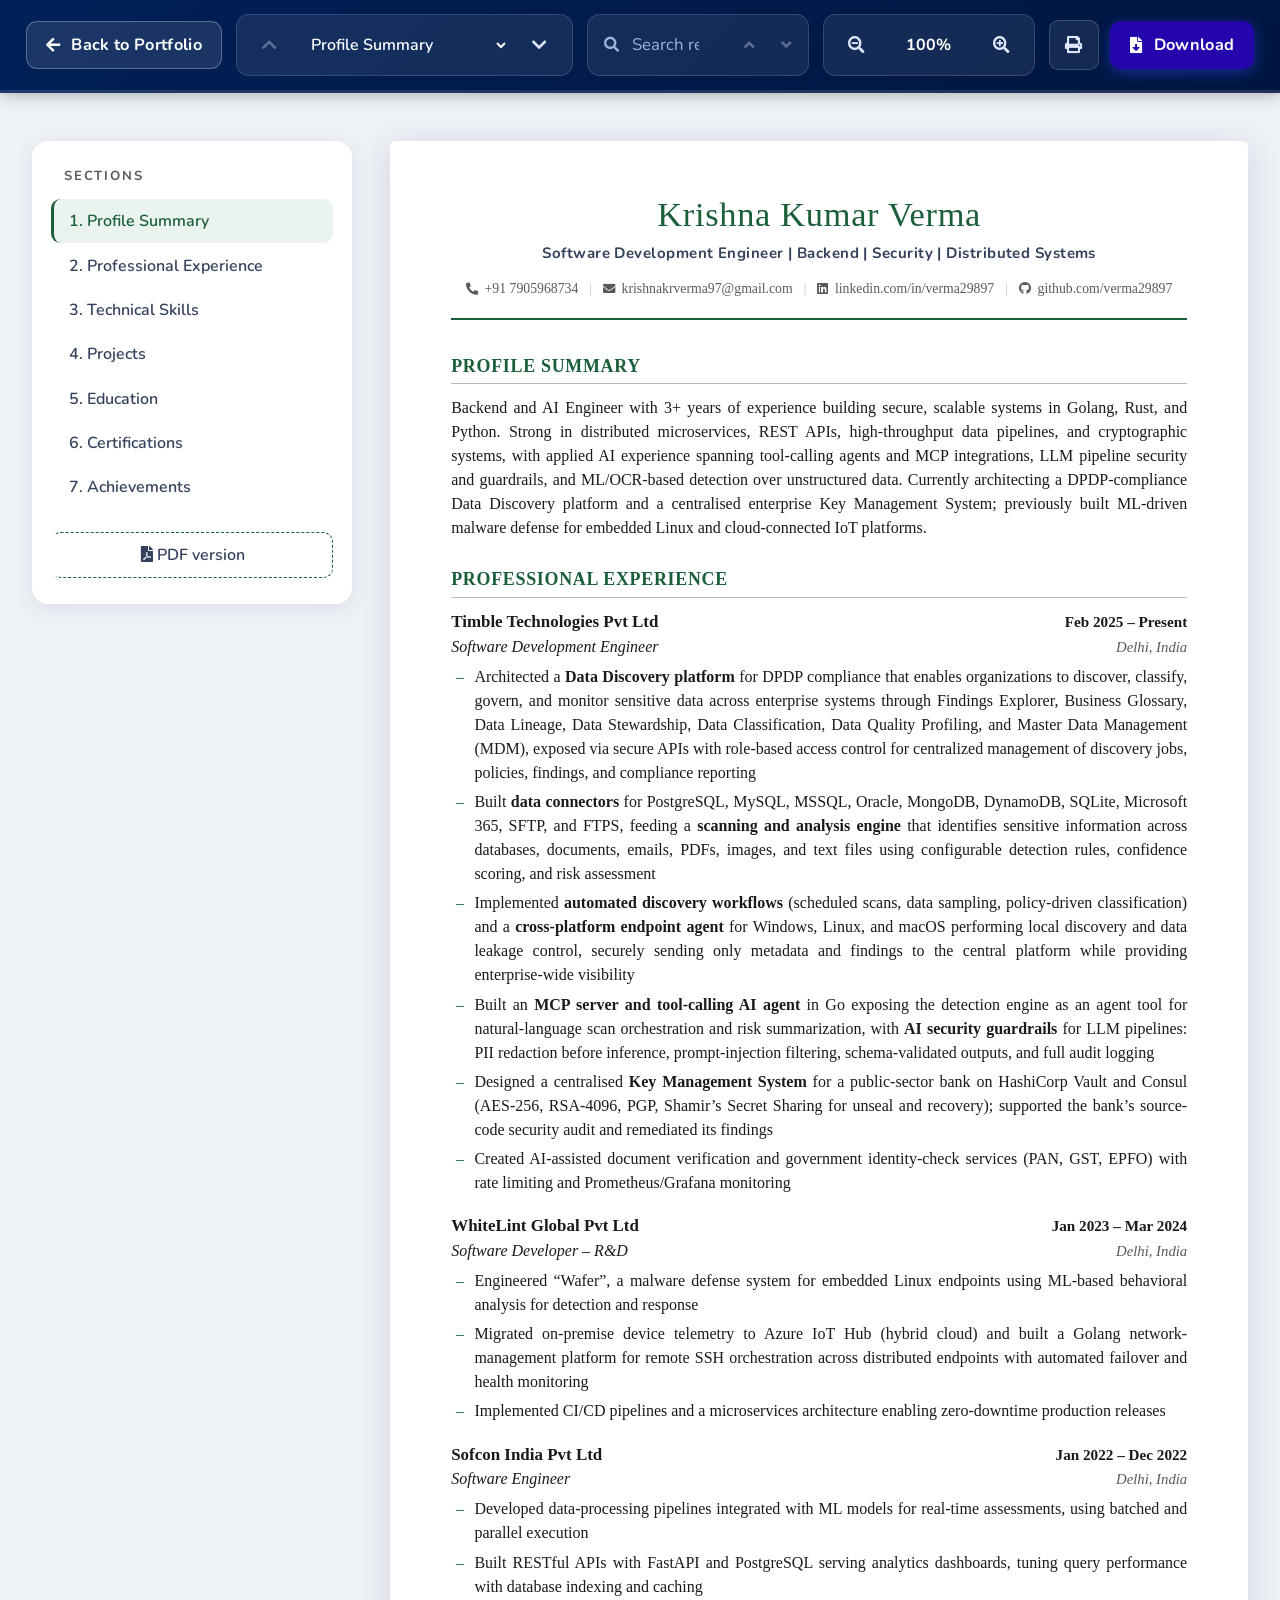
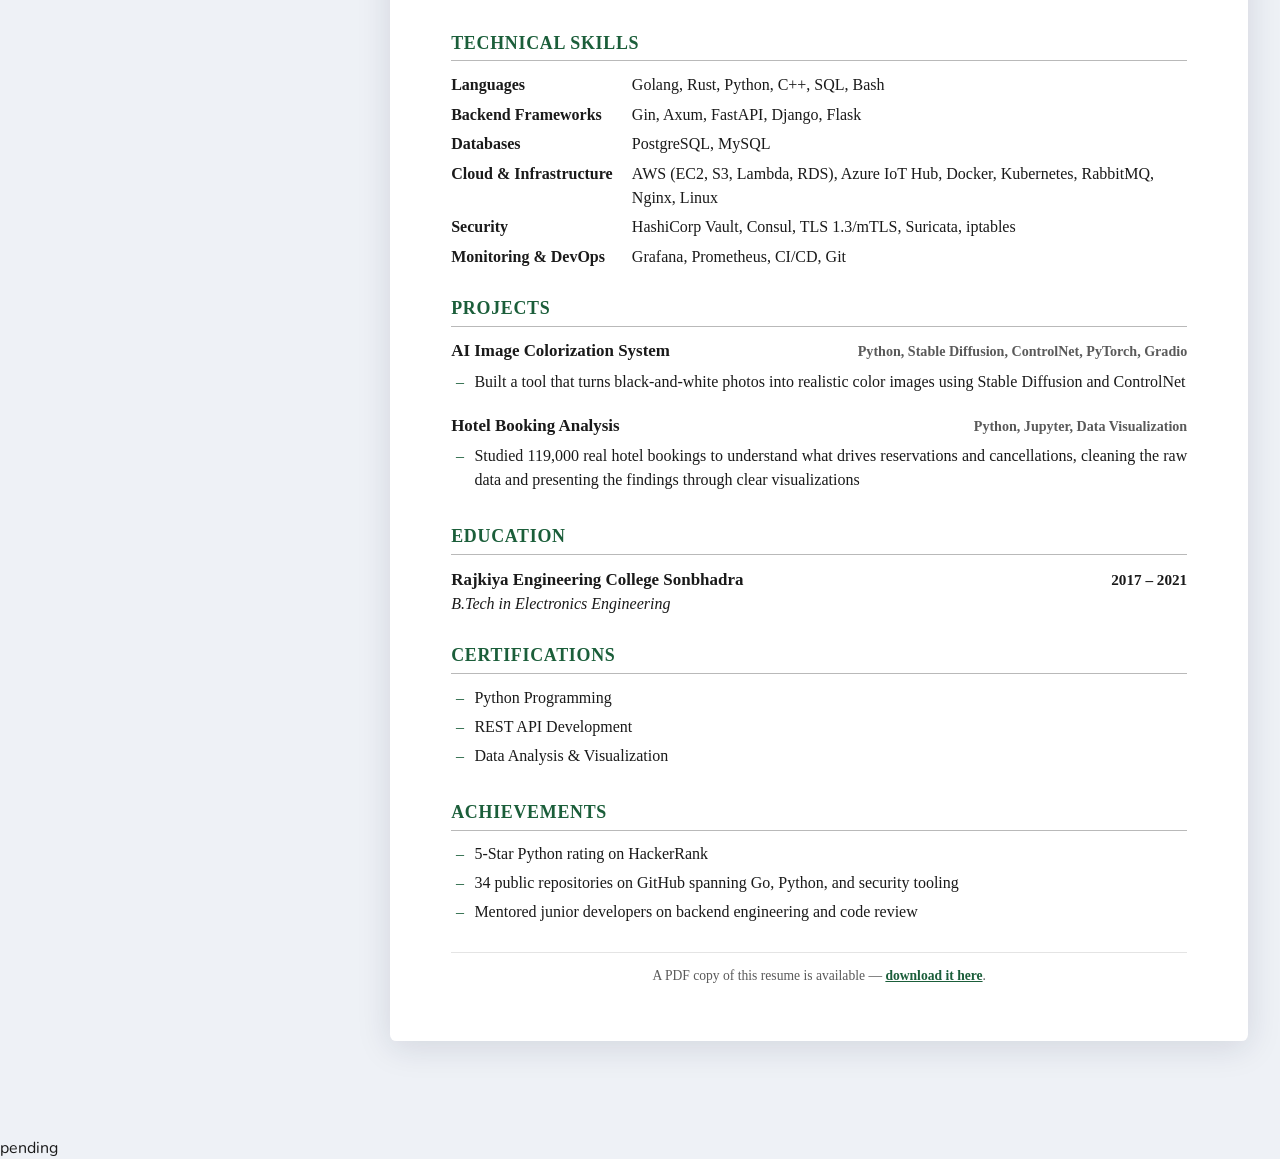
<file: static/_jstest.html>
<!DOCTYPE html>
<html lang="en">
<head>
    <meta charset="UTF-8">
    <meta name="viewport" content="width=device-width, initial-scale=1.0">
    <meta name="description" content="Resume of Krishna Kumar Verma — Software Development Engineer working across backend, security and distributed systems." />
    <meta name="robots" content="index, follow" />

    <link rel="stylesheet" href="/static/assets/css/resume.css">
    <link rel="stylesheet" href="https://cdnjs.cloudflare.com/ajax/libs/font-awesome/5.15.3/css/all.min.css" integrity="sha512-iBBXm8fW90+nuLcSKlbmrPcLa0OT92xO1BIsZ+ywDWZCvqsWgccV3gFoRBv0z+8dLJgyAHIhR35VZc2oM/gI1w==" crossorigin="anonymous" referrerpolicy="no-referrer" />
    <link id='favicon' rel="shortcut icon" href="/static/assets/images/favicon.png" type="image/x-png">

    <title>Resume | Krishna Kumar Verma</title>
</head>
<body>

<a class="skip-link" href="#resume-doc">Skip to resume</a>

<!-- sticky toolbar starts -->
<header class="rz-toolbar" id="toolbar">
    <div class="rz-toolbar-inner">

        <a href="/#home" class="rz-btn rz-btn-back" id="backBtn">
            <i class="fas fa-arrow-left"></i><span>Back to Portfolio</span>
        </a>

        <div class="rz-group rz-group-nav">
            <button type="button" class="rz-icon-btn" id="prevSection" title="Previous section (Alt + ↑)" aria-label="Previous section">
                <i class="fas fa-chevron-up"></i>
            </button>
            <label class="sr-only" for="sectionSelect">Jump to section</label>
            <select id="sectionSelect" class="rz-select" aria-label="Jump to section"></select>
            <button type="button" class="rz-icon-btn" id="nextSection" title="Next section (Alt + ↓)" aria-label="Next section">
                <i class="fas fa-chevron-down"></i>
            </button>
        </div>

        <div class="rz-group rz-group-search">
            <i class="fas fa-search rz-search-icon" aria-hidden="true"></i>
            <label class="sr-only" for="searchInput">Search the resume</label>
            <input type="search" id="searchInput" class="rz-search" placeholder="Search resume…" autocomplete="off" spellcheck="false">
            <span class="rz-search-count" id="searchCount" aria-live="polite"></span>
            <button type="button" class="rz-icon-btn rz-search-nav" id="searchPrev" title="Previous match (Shift + Enter)" aria-label="Previous match">
                <i class="fas fa-angle-up"></i>
            </button>
            <button type="button" class="rz-icon-btn rz-search-nav" id="searchNext" title="Next match (Enter)" aria-label="Next match">
                <i class="fas fa-angle-down"></i>
            </button>
        </div>

        <div class="rz-group rz-group-zoom">
            <button type="button" class="rz-icon-btn" id="zoomOut" title="Zoom out (Ctrl -)" aria-label="Zoom out">
                <i class="fas fa-search-minus"></i>
            </button>
            <button type="button" class="rz-zoom-level" id="zoomLevel" title="Reset zoom (Ctrl 0)" aria-label="Reset zoom to 100 percent">100%</button>
            <button type="button" class="rz-icon-btn" id="zoomIn" title="Zoom in (Ctrl +)" aria-label="Zoom in">
                <i class="fas fa-search-plus"></i>
            </button>
        </div>

        <div class="rz-group rz-group-actions">
            <button type="button" class="rz-icon-btn rz-print" id="printBtn" title="Print resume" aria-label="Print resume">
                <i class="fas fa-print"></i>
            </button>
            <a href="/static/assets/resume/Krishna_Kumar_Verma_Resume.pdf"
               download="Krishna_Kumar_Verma_Resume.pdf"
               class="rz-btn rz-btn-download">
                <i class="fas fa-file-download"></i><span>Download<span class="rz-wide"> Resume</span></span>
            </a>
        </div>

    </div>
    <div class="rz-progress"><span id="progressBar"></span></div>
</header>
<!-- sticky toolbar ends -->

<main class="rz-stage">

    <!-- section rail (desktop) starts -->
    <nav class="rz-rail" aria-label="Resume sections">
        <p class="rz-rail-title">Sections</p>
        <ul id="railList"></ul>
        <a class="rz-rail-download" href="/static/assets/resume/Krishna_Kumar_Verma_Resume.pdf" download="Krishna_Kumar_Verma_Resume.pdf">
            <i class="fas fa-file-pdf"></i> PDF version
        </a>
    </nav>
    <!-- section rail ends -->

    <!-- resume paper starts -->
    <article class="rz-paper" id="resume-doc">

        <div class="rz-head">
            <h1>Krishna Kumar Verma</h1>
            <p class="rz-title">Software Development Engineer | Backend | Security | Distributed Systems</p>
            <p class="rz-contact">
                <a href="tel:+917905968734"><i class="fas fa-phone-alt"></i> +91 7905968734</a>
                <span class="rz-sep">|</span>
                <a href="mailto:krishnakrverma97@gmail.com"><i class="fas fa-envelope"></i> krishnakrverma97@gmail.com</a>
                <span class="rz-sep">|</span>
                <a href="https://linkedin.com/in/verma29897" target="_blank" rel="noopener"><i class="fab fa-linkedin"></i> linkedin.com/in/verma29897</a>
                <span class="rz-sep">|</span>
                <a href="https://github.com/verma29897" target="_blank" rel="noopener"><i class="fab fa-github"></i> github.com/verma29897</a>
            </p>
        </div>

        <!-- 1. profile summary -->
        <section class="rz-section" id="sec-summary" data-label="Profile Summary">
            <h2>Profile Summary</h2>
            <p class="rz-para">Backend and AI Engineer with 3+ years of experience building secure, scalable systems in Golang, Rust, and Python. Strong in distributed microservices, REST APIs, high-throughput data pipelines, and cryptographic systems, with applied AI experience spanning tool-calling agents and MCP integrations, LLM pipeline security and guardrails, and ML/OCR-based detection over unstructured data. Currently architecting a DPDP-compliance Data Discovery platform and a centralised enterprise Key Management System; previously built ML-driven malware defense for embedded Linux and cloud-connected IoT platforms.</p>
        </section>

        <!-- 2. professional experience -->
        <section class="rz-section" id="sec-experience" data-label="Professional Experience">
            <h2>Professional Experience</h2>

            <div class="rz-entry">
                <div class="rz-entry-row">
                    <span class="rz-org">Timble Technologies Pvt Ltd</span>
                    <span class="rz-dates">Feb 2025 – Present</span>
                </div>
                <div class="rz-entry-row">
                    <span class="rz-role">Software Development Engineer</span>
                    <span class="rz-loc">Delhi, India</span>
                </div>
                <ul class="rz-list">
                    <li>Architected a <b>Data Discovery platform</b> for DPDP compliance that enables organizations to discover, classify, govern, and monitor sensitive data across enterprise systems through Findings Explorer, Business Glossary, Data Lineage, Data Stewardship, Data Classification, Data Quality Profiling, and Master Data Management (MDM), exposed via secure APIs with role-based access control for centralized management of discovery jobs, policies, findings, and compliance reporting</li>
                    <li>Built <b>data connectors</b> for PostgreSQL, MySQL, MSSQL, Oracle, MongoDB, DynamoDB, SQLite, Microsoft 365, SFTP, and FTPS, feeding a <b>scanning and analysis engine</b> that identifies sensitive information across databases, documents, emails, PDFs, images, and text files using configurable detection rules, confidence scoring, and risk assessment</li>
                    <li>Implemented <b>automated discovery workflows</b> (scheduled scans, data sampling, policy-driven classification) and a <b>cross-platform endpoint agent</b> for Windows, Linux, and macOS performing local discovery and data leakage control, securely sending only metadata and findings to the central platform while providing enterprise-wide visibility</li>
                    <li>Built an <b>MCP server and tool-calling AI agent</b> in Go exposing the detection engine as an agent tool for natural-language scan orchestration and risk summarization, with <b>AI security guardrails</b> for LLM pipelines: PII redaction before inference, prompt-injection filtering, schema-validated outputs, and full audit logging</li>
                    <li>Designed a centralised <b>Key Management System</b> for a public-sector bank on HashiCorp Vault and Consul (AES-256, RSA-4096, PGP, Shamir&rsquo;s Secret Sharing for unseal and recovery); supported the bank&rsquo;s source-code security audit and remediated its findings</li>
                    <li>Created AI-assisted document verification and government identity-check services (PAN, GST, EPFO) with rate limiting and Prometheus/Grafana monitoring</li>
                </ul>
            </div>

            <div class="rz-entry">
                <div class="rz-entry-row">
                    <span class="rz-org">WhiteLint Global Pvt Ltd</span>
                    <span class="rz-dates">Jan 2023 – Mar 2024</span>
                </div>
                <div class="rz-entry-row">
                    <span class="rz-role">Software Developer – R&amp;D</span>
                    <span class="rz-loc">Delhi, India</span>
                </div>
                <ul class="rz-list">
                    <li>Engineered &ldquo;Wafer&rdquo;, a malware defense system for embedded Linux endpoints using ML-based behavioral analysis for detection and response</li>
                    <li>Migrated on-premise device telemetry to Azure IoT Hub (hybrid cloud) and built a Golang network-management platform for remote SSH orchestration across distributed endpoints with automated failover and health monitoring</li>
                    <li>Implemented CI/CD pipelines and a microservices architecture enabling zero-downtime production releases</li>
                </ul>
            </div>

            <div class="rz-entry">
                <div class="rz-entry-row">
                    <span class="rz-org">Sofcon India Pvt Ltd</span>
                    <span class="rz-dates">Jan 2022 – Dec 2022</span>
                </div>
                <div class="rz-entry-row">
                    <span class="rz-role">Software Engineer</span>
                    <span class="rz-loc">Delhi, India</span>
                </div>
                <ul class="rz-list">
                    <li>Developed data-processing pipelines integrated with ML models for real-time assessments, using batched and parallel execution</li>
                    <li>Built RESTful APIs with FastAPI and PostgreSQL serving analytics dashboards, tuning query performance with database indexing and caching</li>
                </ul>
            </div>
        </section>

        <!-- 3. technical skills -->
        <section class="rz-section" id="sec-skills" data-label="Technical Skills">
            <h2>Technical Skills</h2>
            <dl class="rz-skills">
                <dt>Languages</dt>
                <dd>Golang, Rust, Python, C++, SQL, Bash</dd>

                <dt>Backend Frameworks</dt>
                <dd>Gin, Axum, FastAPI, Django, Flask</dd>

                <dt>Databases</dt>
                <dd>PostgreSQL, MySQL</dd>

                <dt>Cloud &amp; Infrastructure</dt>
                <dd>AWS (EC2, S3, Lambda, RDS), Azure IoT Hub, Docker, Kubernetes, RabbitMQ, Nginx, Linux</dd>

                <dt>Security</dt>
                <dd>HashiCorp Vault, Consul, TLS 1.3/mTLS, Suricata, iptables</dd>

                <dt>Monitoring &amp; DevOps</dt>
                <dd>Grafana, Prometheus, CI/CD, Git</dd>
            </dl>
        </section>

        <!-- 4. projects -->
        <section class="rz-section" id="sec-projects" data-label="Projects">
            <h2>Projects</h2>

            <div class="rz-entry">
                <div class="rz-entry-row">
                    <span class="rz-proj">AI Image Colorization System</span>
                    <span class="rz-tech">Python, Stable Diffusion, ControlNet, PyTorch, Gradio</span>
                </div>
                <ul class="rz-list">
                    <li>Built a tool that turns black-and-white photos into realistic color images using Stable Diffusion and ControlNet</li>
                </ul>
            </div>

            <div class="rz-entry">
                <div class="rz-entry-row">
                    <span class="rz-proj">Hotel Booking Analysis</span>
                    <span class="rz-tech">Python, Jupyter, Data Visualization</span>
                </div>
                <ul class="rz-list">
                    <li>Studied 119,000 real hotel bookings to understand what drives reservations and cancellations, cleaning the raw data and presenting the findings through clear visualizations</li>
                </ul>
            </div>
        </section>

        <!-- 5. education -->
        <section class="rz-section" id="sec-education" data-label="Education">
            <h2>Education</h2>
            <div class="rz-entry">
                <div class="rz-entry-row">
                    <span class="rz-org">Rajkiya Engineering College Sonbhadra</span>
                    <span class="rz-dates">2017 – 2021</span>
                </div>
                <div class="rz-role">B.Tech in Electronics Engineering</div>
            </div>
        </section>

        <!-- 6. certifications -->
        <section class="rz-section" id="sec-certifications" data-label="Certifications">
            <h2>Certifications</h2>
            <ul class="rz-list">
                <li>Python Programming</li>
                <li>REST API Development</li>
                <li>Data Analysis &amp; Visualization</li>
            </ul>
        </section>

        <!-- 7. achievements -->
        <section class="rz-section" id="sec-achievements" data-label="Achievements">
            <h2>Achievements</h2>
            <ul class="rz-list">
                <li>5-Star Python rating on HackerRank</li>
                <li>34 public repositories on GitHub spanning Go, Python, and security tooling</li>
                <li>Mentored junior developers on backend engineering and code review</li>
            </ul>
        </section>

        <p class="rz-foot">
            A PDF copy of this resume is available &mdash;
            <a href="/static/assets/resume/Krishna_Kumar_Verma_Resume.pdf" download="Krishna_Kumar_Verma_Resume.pdf">download it here</a>.
        </p>

    </article>
    <!-- resume paper ends -->

</main>

<script src="/static/assets/js/resume.js"></script>

<div id="RESULT">pending</div>
<script>
window.addEventListener('load', function(){ setTimeout(function(){
  var log=[]; function ok(n,c,e){log.push((c?"PASS":"FAIL")+" :: "+n+(e!==undefined?" :: "+e:""));}
  var sel=document.getElementById('sectionSelect');
  var rail=function(){var a=document.querySelector('#railList a.active');return a?a.textContent:'(none)';};
  ok("rail highlights first section on load", rail()==='1. Profile Summary', rail());
  ok("prev disabled at top", document.getElementById('prevSection').disabled);
  document.getElementById('nextSection').click();
  setTimeout(function(){
    ok("spy moved to experience", sel.value==='sec-experience', sel.value+" y="+Math.round(window.pageYOffset));
    ok("rail synced", rail()==='2. Professional Experience', rail());
    ok("prev now enabled", !document.getElementById('prevSection').disabled);
    ok("heading under toolbar is visible", (function(){
      var h=document.querySelector('#sec-experience h2').getBoundingClientRect();
      var bar=document.getElementById('toolbar').getBoundingClientRect();
      return h.top>=bar.bottom-1;
    })());
    document.querySelectorAll('#railList a')[6].click();
    setTimeout(function(){
      ok("jumped to achievements", sel.value==='sec-achievements', sel.value);
      ok("next disabled at end", document.getElementById('nextSection').disabled);
      ok("progress near 100", parseFloat(document.getElementById('progressBar').style.width)>85, document.getElementById('progressBar').style.width);
      sel.value='sec-skills'; sel.dispatchEvent(new Event('change'));
      setTimeout(function(){
        ok("dropdown jump works", document.querySelector('#sec-skills').getBoundingClientRect().top < 200, Math.round(document.querySelector('#sec-skills').getBoundingClientRect().top));
        document.getElementById('RESULT').textContent="\n"+log.join("\n")+"\n";
      },1200);
    },1200);
  },1200);
},600); });
</script>
</body>
</html>
</file>
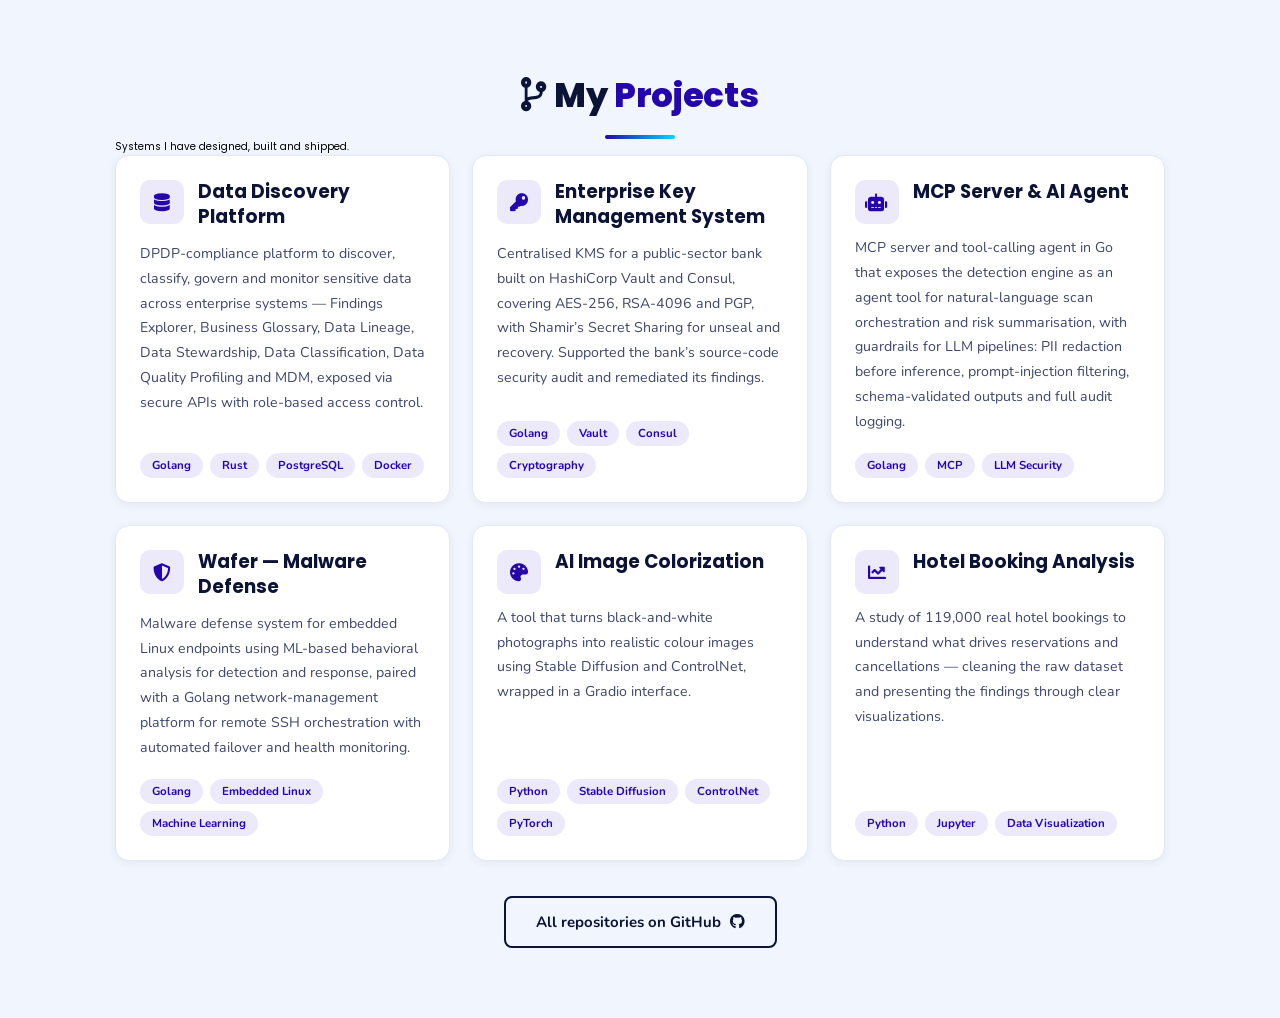
<file: static/_preview.html>
<!DOCTYPE html><html><head><meta charset="utf-8">
<link rel="stylesheet" href="/static/assets/css/style.css">
<link rel="stylesheet" href="https://cdnjs.cloudflare.com/ajax/libs/font-awesome/5.15.3/css/all.min.css">
<style>section{min-height:auto;padding-bottom:6rem}</style>
</head><body><section class="projects" id="projects">

  <h2 class="heading"><i class="fas fa-code-branch"></i> My <span>Projects</span></h2>

  <p class="qoute">Systems I have designed, built and shipped.</p>

  <div class="proj-grid">

    <div class="proj-card">
      <div class="proj-card-top">
        <i class="fas fa-database"></i>
        <h3>Data Discovery Platform</h3>
      </div>
      <p>DPDP-compliance platform to discover, classify, govern and monitor sensitive data across enterprise systems &mdash; Findings Explorer, Business Glossary, Data Lineage, Data Stewardship, Data Classification, Data Quality Profiling and MDM, exposed via secure APIs with role-based access control.</p>
      <div class="proj-tags">
        <span>Golang</span><span>Rust</span><span>PostgreSQL</span><span>Docker</span>
      </div>
    </div>

    <div class="proj-card">
      <div class="proj-card-top">
        <i class="fas fa-key"></i>
        <h3>Enterprise Key Management System</h3>
      </div>
      <p>Centralised KMS for a public-sector bank built on HashiCorp Vault and Consul, covering AES-256, RSA-4096 and PGP, with Shamir&rsquo;s Secret Sharing for unseal and recovery. Supported the bank&rsquo;s source-code security audit and remediated its findings.</p>
      <div class="proj-tags">
        <span>Golang</span><span>Vault</span><span>Consul</span><span>Cryptography</span>
      </div>
    </div>

    <div class="proj-card">
      <div class="proj-card-top">
        <i class="fas fa-robot"></i>
        <h3>MCP Server &amp; AI Agent</h3>
      </div>
      <p>MCP server and tool-calling agent in Go that exposes the detection engine as an agent tool for natural-language scan orchestration and risk summarisation, with guardrails for LLM pipelines: PII redaction before inference, prompt-injection filtering, schema-validated outputs and full audit logging.</p>
      <div class="proj-tags">
        <span>Golang</span><span>MCP</span><span>LLM Security</span>
      </div>
    </div>

    <div class="proj-card">
      <div class="proj-card-top">
        <i class="fas fa-shield-alt"></i>
        <h3>Wafer &mdash; Malware Defense</h3>
      </div>
      <p>Malware defense system for embedded Linux endpoints using ML-based behavioral analysis for detection and response, paired with a Golang network-management platform for remote SSH orchestration with automated failover and health monitoring.</p>
      <div class="proj-tags">
        <span>Golang</span><span>Embedded Linux</span><span>Machine Learning</span>
      </div>
    </div>

    <div class="proj-card">
      <div class="proj-card-top">
        <i class="fas fa-palette"></i>
        <h3>AI Image Colorization</h3>
      </div>
      <p>A tool that turns black-and-white photographs into realistic colour images using Stable Diffusion and ControlNet, wrapped in a Gradio interface.</p>
      <div class="proj-tags">
        <span>Python</span><span>Stable Diffusion</span><span>ControlNet</span><span>PyTorch</span>
      </div>
    </div>

    <div class="proj-card">
      <div class="proj-card-top">
        <i class="fas fa-chart-line"></i>
        <h3>Hotel Booking Analysis</h3>
      </div>
      <p>A study of 119,000 real hotel bookings to understand what drives reservations and cancellations &mdash; cleaning the raw dataset and presenting the findings through clear visualizations.</p>
      <div class="proj-tags">
        <span>Python</span><span>Jupyter</span><span>Data Visualization</span>
      </div>
    </div>

  </div>

  <div class="proj-viewall">
    <a href="https://github.com/verma29897" target="_blank" rel="noopener" class="btn"><span>All repositories on GitHub</span>
      <i class="fab fa-github"></i>
    </a>
  </div>

</section></body></html>
</file>
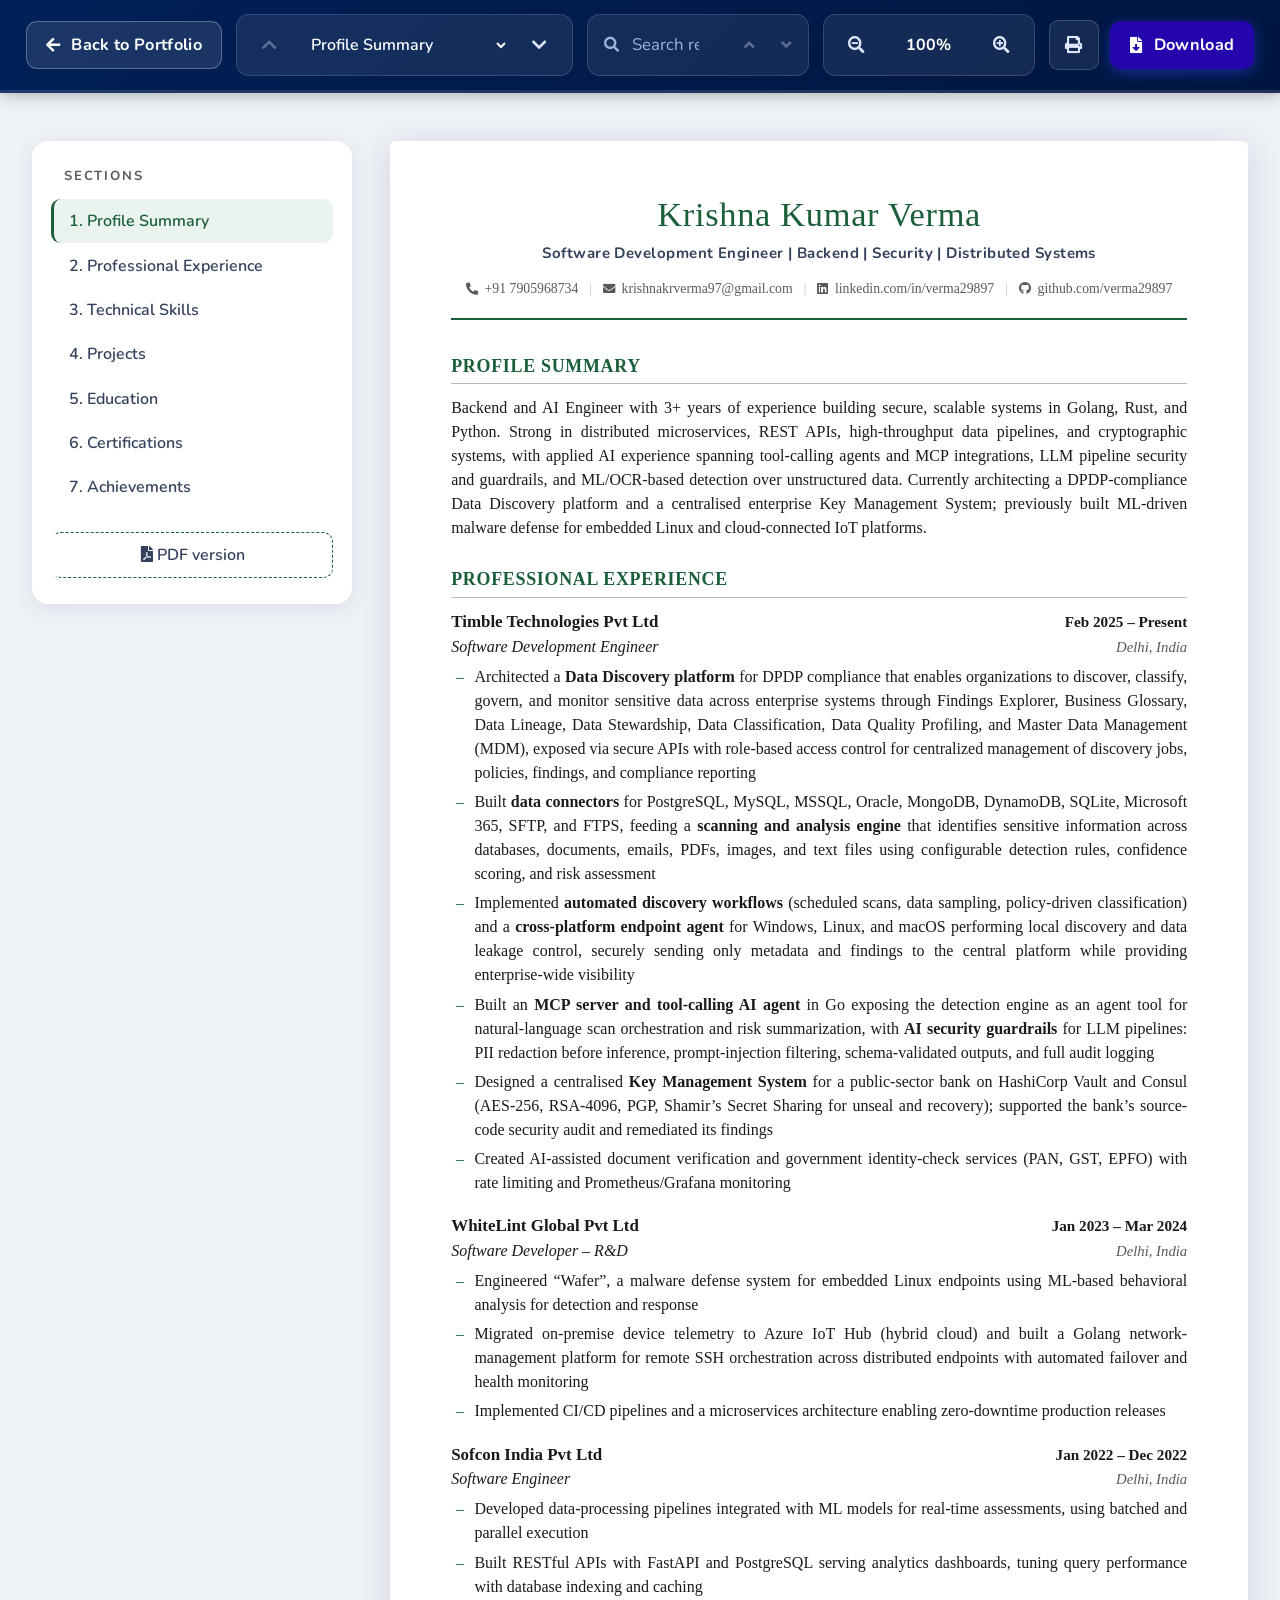
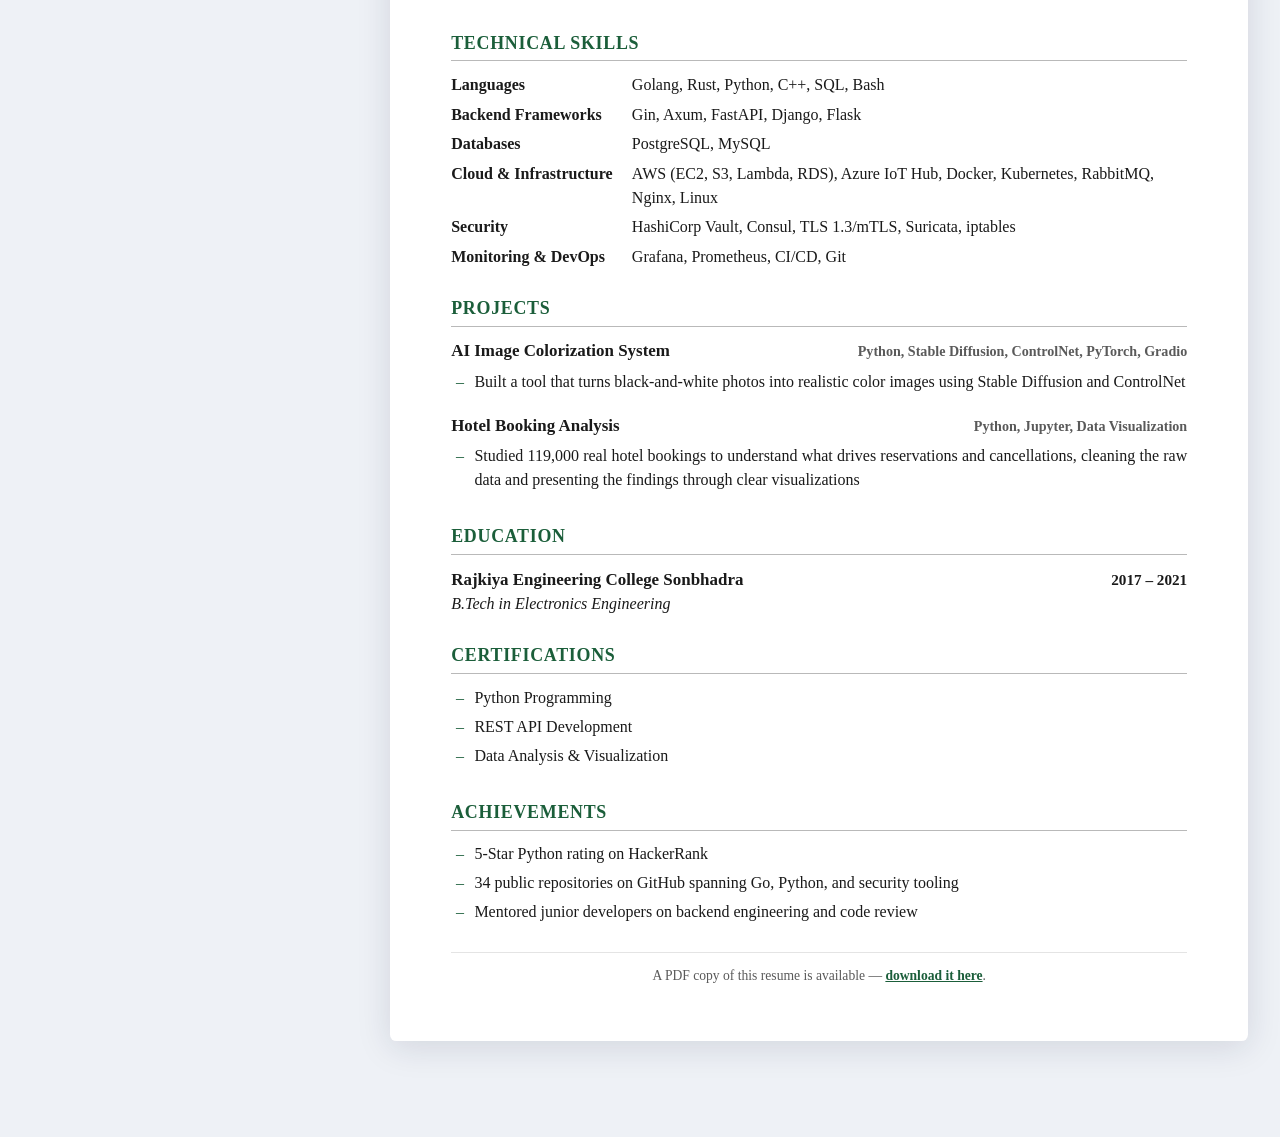
<file: templates/resume.html>
<!DOCTYPE html>
<html lang="en">
<head>
    <meta charset="UTF-8">
    <meta name="viewport" content="width=device-width, initial-scale=1.0">
    <meta name="description" content="Resume of Krishna Kumar Verma — Software Development Engineer working across backend, security and distributed systems." />
    <meta name="robots" content="index, follow" />

    <link rel="stylesheet" href="/static/assets/css/resume.css">
    <link rel="stylesheet" href="https://cdnjs.cloudflare.com/ajax/libs/font-awesome/5.15.3/css/all.min.css" integrity="sha512-iBBXm8fW90+nuLcSKlbmrPcLa0OT92xO1BIsZ+ywDWZCvqsWgccV3gFoRBv0z+8dLJgyAHIhR35VZc2oM/gI1w==" crossorigin="anonymous" referrerpolicy="no-referrer" />
    <link id='favicon' rel="shortcut icon" href="/static/assets/images/favicon.png" type="image/x-png">

    <title>Resume | Krishna Kumar Verma</title>
</head>
<body>

<a class="skip-link" href="#resume-doc">Skip to resume</a>

<!-- sticky toolbar starts -->
<header class="rz-toolbar" id="toolbar">
    <div class="rz-toolbar-inner">

        <a href="/#home" class="rz-btn rz-btn-back" id="backBtn">
            <i class="fas fa-arrow-left"></i><span>Back to Portfolio</span>
        </a>

        <div class="rz-group rz-group-nav">
            <button type="button" class="rz-icon-btn" id="prevSection" title="Previous section (Alt + ↑)" aria-label="Previous section">
                <i class="fas fa-chevron-up"></i>
            </button>
            <label class="sr-only" for="sectionSelect">Jump to section</label>
            <select id="sectionSelect" class="rz-select" aria-label="Jump to section"></select>
            <button type="button" class="rz-icon-btn" id="nextSection" title="Next section (Alt + ↓)" aria-label="Next section">
                <i class="fas fa-chevron-down"></i>
            </button>
        </div>

        <div class="rz-group rz-group-search">
            <i class="fas fa-search rz-search-icon" aria-hidden="true"></i>
            <label class="sr-only" for="searchInput">Search the resume</label>
            <input type="search" id="searchInput" class="rz-search" placeholder="Search resume…" autocomplete="off" spellcheck="false">
            <span class="rz-search-count" id="searchCount" aria-live="polite"></span>
            <button type="button" class="rz-icon-btn rz-search-nav" id="searchPrev" title="Previous match (Shift + Enter)" aria-label="Previous match">
                <i class="fas fa-angle-up"></i>
            </button>
            <button type="button" class="rz-icon-btn rz-search-nav" id="searchNext" title="Next match (Enter)" aria-label="Next match">
                <i class="fas fa-angle-down"></i>
            </button>
        </div>

        <div class="rz-group rz-group-zoom">
            <button type="button" class="rz-icon-btn" id="zoomOut" title="Zoom out (Ctrl -)" aria-label="Zoom out">
                <i class="fas fa-search-minus"></i>
            </button>
            <button type="button" class="rz-zoom-level" id="zoomLevel" title="Reset zoom (Ctrl 0)" aria-label="Reset zoom to 100 percent">100%</button>
            <button type="button" class="rz-icon-btn" id="zoomIn" title="Zoom in (Ctrl +)" aria-label="Zoom in">
                <i class="fas fa-search-plus"></i>
            </button>
        </div>

        <div class="rz-group rz-group-actions">
            <button type="button" class="rz-icon-btn rz-print" id="printBtn" title="Print resume" aria-label="Print resume">
                <i class="fas fa-print"></i>
            </button>
            <a href="/static/assets/resume/Krishna_Kumar_Verma_Resume.pdf"
               download="Krishna_Kumar_Verma_Resume.pdf"
               class="rz-btn rz-btn-download">
                <i class="fas fa-file-download"></i><span>Download<span class="rz-wide"> Resume</span></span>
            </a>
        </div>

    </div>
    <div class="rz-progress"><span id="progressBar"></span></div>
</header>
<!-- sticky toolbar ends -->

<main class="rz-stage">

    <!-- section rail (desktop) starts -->
    <nav class="rz-rail" aria-label="Resume sections">
        <p class="rz-rail-title">Sections</p>
        <ul id="railList"></ul>
        <a class="rz-rail-download" href="/static/assets/resume/Krishna_Kumar_Verma_Resume.pdf" download="Krishna_Kumar_Verma_Resume.pdf">
            <i class="fas fa-file-pdf"></i> PDF version
        </a>
    </nav>
    <!-- section rail ends -->

    <!-- resume paper starts -->
    <article class="rz-paper" id="resume-doc">

        <div class="rz-head">
            <h1>Krishna Kumar Verma</h1>
            <p class="rz-title">Software Development Engineer | Backend | Security | Distributed Systems</p>
            <p class="rz-contact">
                <a href="tel:+917905968734"><i class="fas fa-phone-alt"></i> +91 7905968734</a>
                <span class="rz-sep">|</span>
                <a href="mailto:krishnakrverma97@gmail.com"><i class="fas fa-envelope"></i> krishnakrverma97@gmail.com</a>
                <span class="rz-sep">|</span>
                <a href="https://linkedin.com/in/verma29897" target="_blank" rel="noopener"><i class="fab fa-linkedin"></i> linkedin.com/in/verma29897</a>
                <span class="rz-sep">|</span>
                <a href="https://github.com/verma29897" target="_blank" rel="noopener"><i class="fab fa-github"></i> github.com/verma29897</a>
            </p>
        </div>

        <!-- 1. profile summary -->
        <section class="rz-section" id="sec-summary" data-label="Profile Summary">
            <h2>Profile Summary</h2>
            <p class="rz-para">Backend and AI Engineer with 3+ years of experience building secure, scalable systems in Golang, Rust, and Python. Strong in distributed microservices, REST APIs, high-throughput data pipelines, and cryptographic systems, with applied AI experience spanning tool-calling agents and MCP integrations, LLM pipeline security and guardrails, and ML/OCR-based detection over unstructured data. Currently architecting a DPDP-compliance Data Discovery platform and a centralised enterprise Key Management System; previously built ML-driven malware defense for embedded Linux and cloud-connected IoT platforms.</p>
        </section>

        <!-- 2. professional experience -->
        <section class="rz-section" id="sec-experience" data-label="Professional Experience">
            <h2>Professional Experience</h2>

            <div class="rz-entry">
                <div class="rz-entry-row">
                    <span class="rz-org">Timble Technologies Pvt Ltd</span>
                    <span class="rz-dates">Feb 2025 – Present</span>
                </div>
                <div class="rz-entry-row">
                    <span class="rz-role">Software Development Engineer</span>
                    <span class="rz-loc">Delhi, India</span>
                </div>
                <ul class="rz-list">
                    <li>Architected a <b>Data Discovery platform</b> for DPDP compliance that enables organizations to discover, classify, govern, and monitor sensitive data across enterprise systems through Findings Explorer, Business Glossary, Data Lineage, Data Stewardship, Data Classification, Data Quality Profiling, and Master Data Management (MDM), exposed via secure APIs with role-based access control for centralized management of discovery jobs, policies, findings, and compliance reporting</li>
                    <li>Built <b>data connectors</b> for PostgreSQL, MySQL, MSSQL, Oracle, MongoDB, DynamoDB, SQLite, Microsoft 365, SFTP, and FTPS, feeding a <b>scanning and analysis engine</b> that identifies sensitive information across databases, documents, emails, PDFs, images, and text files using configurable detection rules, confidence scoring, and risk assessment</li>
                    <li>Implemented <b>automated discovery workflows</b> (scheduled scans, data sampling, policy-driven classification) and a <b>cross-platform endpoint agent</b> for Windows, Linux, and macOS performing local discovery and data leakage control, securely sending only metadata and findings to the central platform while providing enterprise-wide visibility</li>
                    <li>Built an <b>MCP server and tool-calling AI agent</b> in Go exposing the detection engine as an agent tool for natural-language scan orchestration and risk summarization, with <b>AI security guardrails</b> for LLM pipelines: PII redaction before inference, prompt-injection filtering, schema-validated outputs, and full audit logging</li>
                    <li>Designed a centralised <b>Key Management System</b> for a public-sector bank on HashiCorp Vault and Consul (AES-256, RSA-4096, PGP, Shamir&rsquo;s Secret Sharing for unseal and recovery); supported the bank&rsquo;s source-code security audit and remediated its findings</li>
                    <li>Created AI-assisted document verification and government identity-check services (PAN, GST, EPFO) with rate limiting and Prometheus/Grafana monitoring</li>
                </ul>
            </div>

            <div class="rz-entry">
                <div class="rz-entry-row">
                    <span class="rz-org">WhiteLint Global Pvt Ltd</span>
                    <span class="rz-dates">Jan 2023 – Mar 2024</span>
                </div>
                <div class="rz-entry-row">
                    <span class="rz-role">Software Developer – R&amp;D</span>
                    <span class="rz-loc">Delhi, India</span>
                </div>
                <ul class="rz-list">
                    <li>Engineered &ldquo;Wafer&rdquo;, a malware defense system for embedded Linux endpoints using ML-based behavioral analysis for detection and response</li>
                    <li>Migrated on-premise device telemetry to Azure IoT Hub (hybrid cloud) and built a Golang network-management platform for remote SSH orchestration across distributed endpoints with automated failover and health monitoring</li>
                    <li>Implemented CI/CD pipelines and a microservices architecture enabling zero-downtime production releases</li>
                </ul>
            </div>

            <div class="rz-entry">
                <div class="rz-entry-row">
                    <span class="rz-org">Sofcon India Pvt Ltd</span>
                    <span class="rz-dates">Jan 2022 – Dec 2022</span>
                </div>
                <div class="rz-entry-row">
                    <span class="rz-role">Software Engineer</span>
                    <span class="rz-loc">Delhi, India</span>
                </div>
                <ul class="rz-list">
                    <li>Developed data-processing pipelines integrated with ML models for real-time assessments, using batched and parallel execution</li>
                    <li>Built RESTful APIs with FastAPI and PostgreSQL serving analytics dashboards, tuning query performance with database indexing and caching</li>
                </ul>
            </div>
        </section>

        <!-- 3. technical skills -->
        <section class="rz-section" id="sec-skills" data-label="Technical Skills">
            <h2>Technical Skills</h2>
            <dl class="rz-skills">
                <dt>Languages</dt>
                <dd>Golang, Rust, Python, C++, SQL, Bash</dd>

                <dt>Backend Frameworks</dt>
                <dd>Gin, Axum, FastAPI, Django, Flask</dd>

                <dt>Databases</dt>
                <dd>PostgreSQL, MySQL</dd>

                <dt>Cloud &amp; Infrastructure</dt>
                <dd>AWS (EC2, S3, Lambda, RDS), Azure IoT Hub, Docker, Kubernetes, RabbitMQ, Nginx, Linux</dd>

                <dt>Security</dt>
                <dd>HashiCorp Vault, Consul, TLS 1.3/mTLS, Suricata, iptables</dd>

                <dt>Monitoring &amp; DevOps</dt>
                <dd>Grafana, Prometheus, CI/CD, Git</dd>
            </dl>
        </section>

        <!-- 4. projects -->
        <section class="rz-section" id="sec-projects" data-label="Projects">
            <h2>Projects</h2>

            <div class="rz-entry">
                <div class="rz-entry-row">
                    <span class="rz-proj">AI Image Colorization System</span>
                    <span class="rz-tech">Python, Stable Diffusion, ControlNet, PyTorch, Gradio</span>
                </div>
                <ul class="rz-list">
                    <li>Built a tool that turns black-and-white photos into realistic color images using Stable Diffusion and ControlNet</li>
                </ul>
            </div>

            <div class="rz-entry">
                <div class="rz-entry-row">
                    <span class="rz-proj">Hotel Booking Analysis</span>
                    <span class="rz-tech">Python, Jupyter, Data Visualization</span>
                </div>
                <ul class="rz-list">
                    <li>Studied 119,000 real hotel bookings to understand what drives reservations and cancellations, cleaning the raw data and presenting the findings through clear visualizations</li>
                </ul>
            </div>
        </section>

        <!-- 5. education -->
        <section class="rz-section" id="sec-education" data-label="Education">
            <h2>Education</h2>
            <div class="rz-entry">
                <div class="rz-entry-row">
                    <span class="rz-org">Rajkiya Engineering College Sonbhadra</span>
                    <span class="rz-dates">2017 – 2021</span>
                </div>
                <div class="rz-role">B.Tech in Electronics Engineering</div>
            </div>
        </section>

        <!-- 6. certifications -->
        <section class="rz-section" id="sec-certifications" data-label="Certifications">
            <h2>Certifications</h2>
            <ul class="rz-list">
                <li>Python Programming</li>
                <li>REST API Development</li>
                <li>Data Analysis &amp; Visualization</li>
            </ul>
        </section>

        <!-- 7. achievements -->
        <section class="rz-section" id="sec-achievements" data-label="Achievements">
            <h2>Achievements</h2>
            <ul class="rz-list">
                <li>5-Star Python rating on HackerRank</li>
                <li>34 public repositories on GitHub spanning Go, Python, and security tooling</li>
                <li>Mentored junior developers on backend engineering and code review</li>
            </ul>
        </section>

        <p class="rz-foot">
            A PDF copy of this resume is available &mdash;
            <a href="/static/assets/resume/Krishna_Kumar_Verma_Resume.pdf" download="Krishna_Kumar_Verma_Resume.pdf">download it here</a>.
        </p>

    </article>
    <!-- resume paper ends -->

</main>

<script src="/static/assets/js/resume.js"></script>
</body>
</html>
</file>
<file: static/assets/css/resume.css>
@import url("https://fonts.googleapis.com/css2?family=Nunito:wght@400;600;700&display=swap");

/* ============================================================
   Resume viewer — standalone styles.
   Deliberately NOT sharing style.css: that sheet applies
   text-transform: capitalize to every element, which would
   mangle resume copy (DPDP, MCP, AES-256, PostgreSQL ...).
   ============================================================ */

:root {
  --rz-ink: #1a1a1a;
  --rz-muted: #5a5a5a;
  --rz-accent: #1b5e3a;      /* section headings, matches the PDF */
  --rz-rule: #b9b9b9;
  --rz-paper: #ffffff;
  --rz-stage: #eef1f6;
  --rz-bar: #002057;
  --rz-bar-2: #001640;
  --rz-cta: #2506ad;
  --rz-cta-hover: #1a047e;
  --rz-zoom: 1;
  --rz-bar-h: 6.2rem;
}

* {
  margin: 0;
  padding: 0;
  box-sizing: border-box;
}

html {
  scroll-behavior: smooth;
  -webkit-text-size-adjust: 100%;
}

body {
  background: var(--rz-stage);
  font-family: "Nunito", -apple-system, BlinkMacSystemFont, "Segoe UI", sans-serif;
  color: var(--rz-ink);
  min-height: 100vh;
}

a {
  color: inherit;
  text-decoration: none;
}

.sr-only {
  position: absolute;
  width: 1px;
  height: 1px;
  padding: 0;
  overflow: hidden;
  clip: rect(0, 0, 0, 0);
  white-space: nowrap;
  border: 0;
}

.skip-link {
  position: absolute;
  left: -999px;
  top: 0;
  z-index: 3000;
  background: #fff;
  color: var(--rz-bar);
  padding: 1rem 1.6rem;
  font-weight: 700;
  border-radius: 0 0 0.6rem 0;
}
.skip-link:focus {
  left: 0;
}

/* ============================ toolbar ============================ */

.rz-toolbar {
  position: sticky;
  top: 0;
  z-index: 1000;
  background: linear-gradient(135deg, var(--rz-bar), var(--rz-bar-2));
  box-shadow: 0 2px 14px rgba(0, 0, 0, 0.28);
}

.rz-toolbar-inner {
  display: flex;
  align-items: center;
  flex-wrap: wrap;
  gap: 0.7rem 0.9rem;
  padding: 0.9rem 1.6rem;
  max-width: 1500px;
  margin: 0 auto;
}

.rz-group {
  display: flex;
  align-items: center;
  gap: 0.4rem;
  background: rgba(255, 255, 255, 0.08);
  border: 1px solid rgba(255, 255, 255, 0.14);
  border-radius: 0.8rem;
  padding: 0.3rem 0.45rem;
}

.rz-group-search {
  flex: 1 1 10rem;
  min-width: 8rem;
  padding-left: 1rem;
}

.rz-group-actions {
  margin-left: auto;
  background: none;
  border: none;
  padding: 0;
  gap: 0.7rem;
}

/* buttons */

.rz-btn {
  display: inline-flex;
  align-items: center;
  gap: 0.7rem;
  font-family: inherit;
  font-size: 1.02rem;
  font-weight: 700;
  letter-spacing: 0.02em;
  color: #fff;
  padding: 0.75rem 1.2rem;
  border-radius: 0.7rem;
  border: 1px solid transparent;
  cursor: pointer;
  transition: background 0.2s ease, transform 0.15s ease, box-shadow 0.2s ease;
  white-space: nowrap;
}

.rz-btn-back {
  background: rgba(255, 255, 255, 0.1);
  border-color: rgba(255, 255, 255, 0.28);
}
.rz-btn-back:hover {
  background: rgba(255, 255, 255, 0.22);
}
.rz-btn-back:hover i {
  transform: translateX(-3px);
}
.rz-btn-back i {
  transition: transform 0.2s ease;
}

.rz-btn-download {
  background: var(--rz-cta);
  box-shadow: 0 4px 14px rgba(48, 68, 247, 0.45);
}
.rz-btn-download:hover {
  background: var(--rz-cta-hover);
  transform: translateY(-1px);
}

.rz-icon-btn {
  display: inline-flex;
  align-items: center;
  justify-content: center;
  width: 3.1rem;
  height: 3.1rem;
  border: none;
  border-radius: 0.6rem;
  background: transparent;
  color: #dfe7ff;
  font-size: 1.05rem;
  cursor: pointer;
  transition: background 0.15s ease, color 0.15s ease;
}
.rz-icon-btn:hover:not(:disabled) {
  background: rgba(255, 255, 255, 0.2);
  color: #fff;
}
.rz-icon-btn:disabled {
  opacity: 0.35;
  cursor: default;
}

.rz-print {
  background: rgba(255, 255, 255, 0.08);
  border: 1px solid rgba(255, 255, 255, 0.18);
}

.rz-zoom-level {
  min-width: 5.2rem;
  padding: 0.5rem 0.3rem;
  border: none;
  background: transparent;
  color: #fff;
  font-family: inherit;
  font-size: 1rem;
  font-weight: 700;
  font-variant-numeric: tabular-nums;
  cursor: pointer;
  border-radius: 0.5rem;
}
.rz-zoom-level:hover {
  background: rgba(255, 255, 255, 0.16);
}

.rz-select {
  border: none;
  background: transparent;
  color: #fff;
  font-family: inherit;
  font-size: 1rem;
  font-weight: 600;
  padding: 0.55rem 0.4rem;
  cursor: pointer;
  max-width: 13rem;
}
.rz-select option {
  color: #10233f;
  background: #fff;
}

/* search */

.rz-search-icon {
  color: #9fb3d9;
  font-size: 0.95rem;
}

.rz-search {
  flex: 1;
  min-width: 6rem;
  border: none;
  background: transparent;
  color: #fff;
  font-family: inherit;
  font-size: 1.05rem;
  padding: 0.55rem 0.4rem;
}
.rz-search::placeholder {
  color: #9fb3d9;
}
.rz-search::-webkit-search-cancel-button {
  filter: invert(1) opacity(0.6);
}

.rz-search-count {
  font-size: 0.92rem;
  font-weight: 700;
  color: #9fb3d9;
  font-variant-numeric: tabular-nums;
  white-space: nowrap;
}

.rz-progress {
  height: 3px;
  background: rgba(255, 255, 255, 0.12);
}
.rz-progress span {
  display: block;
  height: 100%;
  width: 0;
  background: #ffd900;
}

/* ============================ stage ============================ */

.rz-stage {
  display: flex;
  align-items: flex-start;
  justify-content: center;
  gap: 2.4rem;
  padding: 3rem 2rem 6rem;
  max-width: 1500px;
  margin: 0 auto;
}

/* section rail */

.rz-rail {
  position: sticky;
  top: calc(var(--rz-bar-h) + 3rem);
  flex: 0 0 20rem;
  background: #fff;
  border-radius: 1rem;
  padding: 1.6rem 1.2rem;
  box-shadow: 0 4px 20px rgba(20, 30, 60, 0.08);
}

.rz-rail-title {
  font-size: 0.82rem;
  font-weight: 700;
  letter-spacing: 0.14em;
  text-transform: uppercase;
  color: var(--rz-muted);
  padding: 0 0.8rem 0.9rem;
}

.rz-rail ul {
  list-style: none;
}

.rz-rail a {
  display: block;
  font-size: 1rem;
  font-weight: 600;
  color: #33415c;
  padding: 0.7rem 0.9rem;
  border-radius: 0.6rem;
  border-left: 3px solid transparent;
  transition: background 0.15s ease, color 0.15s ease, border-color 0.15s ease;
}
.rz-rail a:hover {
  background: #f1f4fa;
}
.rz-rail a.active {
  background: #eaf3ee;
  color: var(--rz-accent);
  border-left-color: var(--rz-accent);
}

.rz-rail-download {
  display: block;
  margin-top: 1.4rem;
  text-align: center;
  font-size: 0.95rem;
  font-weight: 700;
  color: var(--rz-accent);
  border: 1px dashed var(--rz-accent);
  border-radius: 0.6rem;
  padding: 0.8rem;
}
.rz-rail-download:hover {
  background: #eaf3ee;
}

/* ============================ paper ============================ */

.rz-paper {
  background: var(--rz-paper);
  color: var(--rz-ink);
  font-family: Georgia, "Times New Roman", serif;
  font-size: calc(16px * var(--rz-zoom));
  line-height: 1.5;
  width: 100%;
  max-width: calc(88rem * var(--rz-zoom));
  padding: calc(3.4rem * var(--rz-zoom)) calc(3.8rem * var(--rz-zoom));
  border-radius: 0.4rem;
  box-shadow: 0 6px 34px rgba(20, 30, 60, 0.13);
  transition: max-width 0.18s ease, font-size 0.18s ease;
}

/* header block */

.rz-head {
  text-align: center;
  border-bottom: 2px solid var(--rz-accent);
  padding-bottom: 1em;
  margin-bottom: 0.4em;
}

.rz-head h1 {
  font-size: 2.15em;
  font-weight: normal;
  color: var(--rz-accent);
  letter-spacing: 0.02em;
  line-height: 1.15;
}

.rz-title {
  font-family: "Nunito", sans-serif;
  font-size: 0.94em;
  font-weight: 700;
  color: #33415c;
  letter-spacing: 0.03em;
  margin: 0.45em 0 0.7em;
}

.rz-contact {
  font-size: 0.86em;
  line-height: 2;
  color: var(--rz-muted);
}
.rz-contact a {
  white-space: nowrap;
  border-bottom: 1px solid transparent;
}
.rz-contact a:hover {
  color: var(--rz-accent);
  border-bottom-color: var(--rz-accent);
}
.rz-contact i {
  font-size: 0.9em;
  margin-right: 0.25em;
}
.rz-sep {
  padding: 0 0.55em;
  color: #c3c3c3;
}

/* sections */

.rz-section {
  scroll-margin-top: calc(var(--rz-bar-h) + 2rem);
  padding-top: 0.5em;
}

.rz-section h2 {
  font-size: 1.12em;
  font-weight: bold;
  color: var(--rz-accent);
  letter-spacing: 0.04em;
  text-transform: uppercase;
  border-bottom: 1px solid var(--rz-rule);
  padding-bottom: 0.22em;
  margin: 1em 0 0.65em;
}

.rz-para {
  text-align: justify;
  hyphens: auto;
}

.rz-entry {
  margin-bottom: 1.15em;
}
.rz-entry:last-child {
  margin-bottom: 0;
}

.rz-entry-row {
  display: flex;
  justify-content: space-between;
  align-items: baseline;
  gap: 1em;
  flex-wrap: wrap;
}

.rz-org,
.rz-proj {
  font-weight: bold;
  font-size: 1.06em;
}
.rz-role {
  font-style: italic;
}
.rz-dates {
  font-weight: bold;
  font-size: 0.95em;
  white-space: nowrap;
}
.rz-loc {
  font-style: italic;
  font-size: 0.92em;
  color: var(--rz-muted);
}
.rz-tech {
  font-weight: bold;
  font-size: 0.88em;
  color: var(--rz-muted);
}

.rz-list {
  list-style: none;
  margin: 0.4em 0 0;
  padding-left: 1.15em;
}
.rz-list li {
  position: relative;
  padding-left: 0.3em;
  margin-bottom: 0.32em;
  text-align: justify;
}
.rz-list li::before {
  content: "–";
  position: absolute;
  left: -0.85em;
  color: var(--rz-accent);
}

/* skills */

.rz-skills {
  display: grid;
  grid-template-columns: max-content 1fr;
  gap: 0.35em 1.2em;
}
.rz-skills dt {
  font-weight: bold;
  white-space: nowrap;
}
.rz-skills dd {
  margin: 0;
}

.rz-foot {
  margin-top: 2em;
  padding-top: 1em;
  border-top: 1px solid #e4e4e4;
  font-size: 0.85em;
  color: var(--rz-muted);
  text-align: center;
}
.rz-foot a {
  color: var(--rz-accent);
  font-weight: bold;
  text-decoration: underline;
}

/* search highlight */

.rz-paper mark {
  background: #ffe680;
  color: inherit;
  border-radius: 2px;
  padding: 0 1px;
}
.rz-paper mark.rz-hit-active {
  background: #ff9f1a;
  box-shadow: 0 0 0 2px rgba(255, 159, 26, 0.45);
}

/* ============================ responsive ============================ */

@media (max-width: 1100px) {
  .rz-rail {
    display: none;
  }
  .rz-stage {
    padding: 2.2rem 1.4rem 5rem;
  }
}

@media (max-width: 1360px) {
  .rz-wide {
    display: none;
  }
}

/* Below 860px the toolbar folds into three compact rows:
   [back | section nav] / [zoom | print + download] / [search] */
@media (max-width: 860px) {
  :root {
    --rz-bar-h: 15rem;
  }
  .rz-toolbar-inner {
    padding: 0.8rem 1.2rem;
    gap: 0.6rem 0.8rem;
  }
  .rz-group-nav {
    order: 2;
    flex: 1 1 12rem;
    min-width: 0;
  }
  .rz-group-zoom {
    order: 3;
  }
  .rz-group-actions {
    order: 4;
    gap: 0.5rem;
  }
  .rz-group-search {
    order: 5;
    flex: 1 1 100%;
    min-width: 0;
  }
  .rz-select {
    flex: 1 1 auto;
    min-width: 0;
    max-width: none;
  }
  .rz-paper {
    padding: calc(2.2rem * var(--rz-zoom)) calc(2rem * var(--rz-zoom));
  }
  .rz-entry-row {
    gap: 0.2em;
  }
  .rz-dates,
  .rz-loc,
  .rz-tech {
    flex-basis: 100%;
  }
  .rz-skills {
    grid-template-columns: 1fr;
    gap: 0.15em;
  }
  .rz-skills dt {
    margin-top: 0.5em;
  }
  .rz-para,
  .rz-list li {
    text-align: left;
  }
}

@media (max-width: 560px) {
  .rz-btn span {
    display: none;
  }
  .rz-btn {
    padding: 0.75rem 1rem;
  }
  .rz-contact {
    line-height: 2.2;
  }
  .rz-sep {
    display: none;
  }
  .rz-contact a {
    display: block;
    white-space: normal;
  }
  .rz-head h1 {
    font-size: 1.75em;
  }
}

@media (prefers-reduced-motion: reduce) {
  html {
    scroll-behavior: auto;
  }
  * {
    transition: none !important;
  }
}

/* ============================ print ============================ */

@media print {
  @page {
    size: A4;
    margin: 12mm 10mm;
  }
  body {
    background: #fff;
  }
  .rz-toolbar,
  .rz-rail,
  .skip-link,
  .rz-foot {
    display: none !important;
  }
  .rz-stage {
    display: block;
    padding: 0;
    max-width: none;
  }
  .rz-paper {
    max-width: none;
    width: 100%;
    font-size: 10.2pt;
    line-height: 1.32;
    padding: 0;
    box-shadow: none;
    border-radius: 0;
  }
  .rz-section {
    break-inside: avoid;
  }
  .rz-entry {
    break-inside: avoid;
  }
  .rz-paper mark {
    background: none;
    box-shadow: none;
  }
  .rz-contact i {
    display: none;
  }
}
</file>
<file: static/assets/css/style.css>
@import url("https://fonts.googleapis.com/css2?family=Poppins:wght@400;600;700&display=swap");
@import url("https://fonts.googleapis.com/css2?family=Nunito:ital,wght@0,300;0,400;0,600;0,700;1,300;1,400&display=swap");

* {
  margin: 0;
  padding: 0;
  box-sizing: border-box;
  text-decoration: none;
  outline: none;
  border: none;
  text-transform: capitalize;
  transition: all 0.2s linear;
}
html {
  font-size: 62.5%;
  overflow-x: hidden;
  scroll-behavior: smooth;
}
body {
  background: #f7f7f7;
  font-family: "Poppins", sans-serif;
}

*::selection {
  background: #2b3dda;
  color: #fff;
}

html {
  font-size: 62.5%;
  overflow-x: hidden;
}
html::-webkit-scrollbar {
  width: 0.8rem;
}
html::-webkit-scrollbar-track {
  background: rgb(235, 202, 245);
}
html::-webkit-scrollbar-thumb {
  background: #420177;
}

/* pre loader start */
.loader-container {
  position: fixed;
  top: 0;
  left: 0;
  z-index: 10000;
  background: #e6eff1;
  display: flex;
  align-items: center;
  justify-content: center;
  height: 100%;
  width: 100%;
}
.loader-container.fade-out {
  top: -120%;
}
/* pre loader end */

/* navbar starts */
header {
  position: fixed;
  top: 0;
  left: 0;
  right: 0;
  z-index: 1000;
  display: flex;
  align-items: center;
  justify-content: space-between;
  padding: 1.7rem 10%;
  height: 6.5rem;
  background-color: #fff;
  box-shadow: 0 1px 4px rgba(146, 161, 176, 0.3);
}
section {
  min-height: 100vh;
  padding: 2rem 9%;
}
.heading {
  font-size: 3.5rem;
  color: rgb(32, 32, 32);
  font-weight: 800;
  text-align: center;
}
.heading span {
  color: rgb(115, 3, 167);
}
header .logo {
  font-size: 1.9rem;
  font-weight: 800;
  text-decoration: none;
  color: #0e2431;
}
header .logo i {
  font-size: 2.2rem;
}
header .logo:hover {
  color: #fc8c05;
}
header .navbar ul {
  list-style: none;
  display: flex;
  justify-content: center;
  align-items: center;
}
header .navbar li {
  margin-left: 2.5rem;
}
header .navbar ul li a {
  font-size: 1.57rem;
  color: #0e2431;
  font-weight: 600;
  text-decoration: none;
  letter-spacing: 0.04rem;
  transition: 0.2s;
}
header .navbar ul li a.active,
header .navbar ul li a:hover {
  color: #011aff;
  border-bottom: 0.2rem solid #011aff;
  padding: 0.5rem 0;
}
/* navbar ends */

/* hamburger icon starts*/
#menu {
  font-size: 3rem;
  cursor: pointer;
  color: rgb(24, 2, 63);
  display: none;
}
@media (max-width: 768px) {
  #menu {
    display: block;
  }
  header .navbar {
    position: fixed;
    top: 6.5rem;
    right: -120%;
    width: 75%;
    height: 100%;
    text-align: left;
    align-items: flex-start;
    background-color: #0e0f31;
  }
  header .navbar ul {
    flex-flow: column;
    padding: 1rem;
  }
  header .navbar ul li {
    text-align: center;
    width: 100%;
    margin: 1rem 0;
    border-radius: 0.5rem;
    width: 26rem;
  }
  header .navbar ul li a {
    display: block;
    padding: 1rem;
    text-align: left;
    color: #fff;
    font-size: 2rem;
  }
  header .navbar ul li a.active,
  header .navbar ul li a:hover {
    padding: 1rem;
    color: #fff;
    border-radius: 0.5rem;
    border-bottom: 0.5rem solid #011aff;
  }
  .fa-times {
    transform: rotate(180deg);
  }
  header .navbar.nav-toggle {
    right: 0;
  }
}
/* hamburger icon ends */

/* hero section starts*/
.home {
  position: relative;
  display: flex;
  flex-wrap: wrap;
  gap: 1.5rem;
  min-height: 100vh;
  align-items: center;
}
.home #particles-js {
  position: absolute;
  top: 0;
  left: 0;
  height: 100%;
  width: 100%;
}
.home::before {
  content: "";
  position: absolute;
  top: 0;
  left: 0;
  height: 100%;
  width: 100%;
}
.home .content {
  flex: 1 1 40rem;
  padding-top: 1rem;
  z-index: 1;
}
.home .image {
  flex: 1 1 40rem;
  z-index: 1;
}
.home .image img {
  width: 70%;
  margin-left: 6rem;
  border-radius: 50%;
  box-shadow: 0 2px 8px rgba(0, 0, 0, 0.3);
  cursor: pointer;
}
.home .image img:hover {
  box-shadow: 0 5px 15px rgba(0, 0, 0, 0.5);
}
.home .content h2 {
  font-size: 5rem;
  font-weight: 800;
  color: #002057;
}
.home .content h2 span {
  font-size: 5rem;
  font-weight: 800;
  color: #ff7b00;
}
.home .content p {
  font-size: 2.5rem;
  color: #000;
  font-weight: 600;
  padding: 1rem 0;
}
.home .content p span {
  font-size: 2.5rem;
  color: rgb(148, 8, 8);
  font-weight: 600;
  padding: 1rem 0;
}
.home .btn {
  margin-top: 1rem;
  position: absolute;
  line-height: 0;
  padding: 1.6rem 3rem;
  border-radius: 4em;
  transition: 0.5s;
  color: #fff;
  background: #2506ad;
  box-shadow: 0px 5px 18px rgba(48, 68, 247, 0.6);
  font-family: "Nunito", sans-serif;
}
.home .btn span {
  font-weight: 700;
  font-size: 1.7rem;
  letter-spacing: 0.1rem;
}
.home .btn i {
  margin-left: 0.3rem;
  font-size: 1.5rem;
  transition: 0.3s;
}
.home .btn:hover {
  background: #1a047e;
}
.home .btn:hover i {
  transform: translateX(5px);
}
/* social icons start */
.socials {
  position: relative;
  margin-top: 9rem;
}
.socials .social-icons {
  padding-left: 0;
  margin-bottom: 0;
  list-style: none;
}
.socials .social-icons li {
  display: inline-block;
  margin-bottom: 14px;
}
.social-icons a {
  font-size: 2rem;
  display: inline-block;
  line-height: 44px;
  color: #00d9ff;
  background-color: #09011b;
  width: 44px;
  height: 44px;
  text-align: center;
  margin-right: 8px;
  border-radius: 100%;
  -webkit-transition: all 0.2s linear;
  -o-transition: all 0.2s linear;
  transition: all 0.2s linear;
}
.social-icons a:active,
.social-icons a:focus,
.social-icons a:hover {
  color: #fff;
  background-color: #0685da;
}
.social-icons a.github:hover {
  background-color: #0e0e0e;
}
.social-icons a.twitter:hover {
  background-color: #00aced;
}
.social-icons a.linkedin:hover {
  background-color: #007bb6;
}
.social-icons a.dev:hover {
  background-color: #070707;
}
.social-icons a.instagram:hover {
  background-color: #ee00da;
}
/* social icons end */

/* hero media queries starts*/
@media (max-width: 450px) {
  .home .btn {
    margin: 4rem 0;
  }
  .socials {
    margin-top: 12rem;
  }
  .home .image img {
    margin-top: -12rem;
  }
  .home .content p {
    font-size: 2.2rem;
  }
  .home .content p span {
    font-size: 2.2rem;
  }
}
/* hero media queries ends*/
/* hero section end */




/* work section starts */
.work {
  /* background: #010124; */
  background: linear-gradient(to bottom, #000031, #00002c);
}
.work h2 {
  color: #fff;
  padding: 1rem;
}
.work .heading span {
  color: rgb(255, 230, 0);
}
.work .box-container {
  display: flex;
  flex-wrap: wrap;
  gap: 1.5rem;
  margin: 2rem;
}
.work .box-container .box {
  flex: 1 1 30rem;
  border-radius: 0.5rem;
  box-shadow: 0 0.5rem 1rem rgba(0, 0, 0, 0.1);
  position: relative;
  overflow: hidden;
  height: 30rem;
}
.work .box-container .box img {
  height: 100%;
  width: 100%;
  object-fit: cover;
}
.work .box-container .box .content {
  height: 100%;
  width: 100%;
  position: absolute;
  top: 85%;
  left: 0;
  background: rgba(255, 255, 255, 0.9);
  display: flex;
  flex-direction: column;
}
.work .box-container .box .content .tag {
  display: flex;
  flex-direction: row;
  justify-content: space-between;
  align-items: center;
  height: 4.5rem;
  width: 100%;
  padding-left: 1rem;
  background: #ffd900;
}
.work .box-container .box .content .tag h3 {
  font-size: 2rem;
}
.work .box-container .box:hover .content {
  top: 25%;
}
.work .desc {
  margin: 2rem;
  display: flex;
  flex-direction: column;
  justify-content: center;
}
.work .desc p {
  font-size: 1.5rem;
}
.work .desc .btns {
  display: flex;
  justify-content: space-between;
  width: 100%;
  margin-top: 2rem;
}
.work .desc .btns .btn {
  line-height: 0;
  display: inline;
  padding: 1.5rem 2.5rem;
  border-radius: 0.5rem;
  font-size: 1.5rem;
  color: #fff;
  background: rgb(12, 12, 12);
  margin-right: 2rem;
}
.work .desc .btns .btn:hover {
  background: #310ae0f5;
}
.work .viewall {
  display: flex;
  justify-content: center;
}
.work .viewall .btn {
  position: relative;
  line-height: 0;
  padding: 1.6rem 3rem;
  border-radius: 0.5em;
  transition: 0.5s;
  color: rgb(255, 255, 255);
  font-weight: 700;
  border: 2px solid #fff;
  box-shadow: 0px 5px 10px rgba(65, 84, 241, 0.4);
  text-align: center;
}
.work .viewall .btn span {
  font-weight: 600;
  font-size: 1.7rem;
  font-family: "Nunito", sans-serif;
}
.work .viewall .btn i {
  margin-left: 0.3rem;
  font-size: 1.5rem;
  transition: 0.3s;
}
.work .viewall .btn:hover {
  background: #fff;
  color: #000;
}
.work .viewall .btn:hover i {
  transform: translateX(5px);
}
/* work section ends */



/* footer section starts */
.footer {
  min-height: auto;
  padding-top: 0;
  background: rgb(0, 1, 43);
}
.footer .box-container {
  display: flex;
  justify-content: center;
  flex-wrap: wrap;
}
.footer .box-container .box {
  flex: 1 1 25rem;
  margin: 2.5rem;
}
.footer .box-container .box h3 {
  font-size: 2.5rem;
  color: #fff;
  padding-bottom: 1rem;
  font-weight: normal;
}
.footer .box-container .box p {
  font-size: 1.5rem;
  color: #ccc;
  padding: 0.7rem 0;
  text-transform: none;
}
.footer .box-container .box p i {
  padding-right: 1rem;
  color: #ffae00;
}
.footer .box-container .box a {
  font-size: 1.5rem;
  color: rgb(238, 238, 238);
  padding: 0.3rem 0;
  display: block;
}
.footer .box-container .box a:hover {
  color: #ffae00;
}
.footer .box-container .box .share {
  display: flex;
  flex-wrap: wrap;
  padding: 1rem 0;
}
.footer .box-container .box .share a {
  height: 4rem;
  width: 4rem;
  padding: 1rem;
  text-align: center;
  border-radius: 5rem;
  font-size: 1.7rem;
  margin-right: 1rem;
  transition: 0.2s;
  background: rgb(230, 230, 230);
  color: #02094b;
  border: none;
}
.footer .box-container .box .share a:hover {
  background: transparent;
  transform: scale(0.98);
  border: 0.1rem solid rgb(180, 178, 178);
  color: #ffae00;
}
.footer .credit {
  padding: 1rem 0 0 0;
  text-align: center;
  font-size: 1.5rem;
  font-family: "Nunito", sans-serif;
  font-weight: 600;
  color: #fff;
  border-top: 0.1rem solid #fff3;
}
.footer .credit a {
  color: #ffae00;
}
.footer .fa {
  color: #e90606;
  margin: 0 0.3rem;
  font-size: 1.5rem;
  animation: pound 0.35s infinite alternate;
}
@-webkit-keyframes pound {
  to {
    transform: scale(1.1);
  }
}
@keyframes pound {
  to {
    transform: scale(1.1);
  }
}
@media (max-width: 450px) {
  .footer .box-container .box {
    margin: 1.5rem;
  }
  .footer .box-container .box p {
    padding: 0.7rem;
  }
  .footer .box-container .box .share a {
    padding: 1.2rem;
  }
}
/* footer section ends */

/* common media queries starts*/
@media (max-width: 450px) {
  html {
    font-size: 55%;
  }
  body {
    padding-right: 0;
  }
  section {
    padding: 2rem;
  }
}
/* common media queries ends*/

/* scroll top starts */
#scroll-top {
  position: fixed;
  top: -140%;
  right: 2rem;
  padding: 1rem 1.5rem;
  font-size: 2rem;
  background: #ffae00;
  color: rgb(13, 0, 44);
  border-radius: 50%;
  transition: 1s linear;
  z-index: 1000;
}
#scroll-top.active {
  top: calc(100% - 12rem);
}
/* scroll top ends */








/*******************hero action buttons*******************/
.home .content .hero-actions {
  display: flex;
  flex-wrap: wrap;
  gap: 1.2rem;
  margin-top: 2rem;
  position: relative;
  z-index: 2;
}
.home .content .hero-actions .hero-btn {
  display: inline-flex;
  align-items: center;
  gap: 0.8rem;
  padding: 1.3rem 2.4rem;
  border-radius: 4em;
  font-family: "Nunito", sans-serif;
  font-size: 1.5rem;
  font-weight: 700;
  letter-spacing: 0.05rem;
  color: #002057;
  background: rgba(255, 255, 255, 0.92);
  border: 2px solid #002057;
  box-shadow: 0 4px 12px rgba(0, 32, 87, 0.18);
  transition: 0.3s;
}
.home .content .hero-actions .hero-btn i {
  font-size: 1.5rem;
  transition: 0.3s;
}
.home .content .hero-actions .hero-btn:hover {
  background: #002057;
  color: #fff;
  transform: translateY(-2px);
}
.home .content .hero-actions .hero-btn:hover i {
  transform: scale(1.12);
}
/* Read Resume is the primary call to action */
.home .content .hero-actions .hero-btn-primary {
  color: #fff;
  background: #2506ad;
  border-color: #2506ad;
  padding: 1.5rem 3rem;
  font-size: 1.7rem;
  box-shadow: 0 6px 20px rgba(48, 68, 247, 0.6);
}
.home .content .hero-actions .hero-btn-primary:hover {
  background: #1a047e;
  border-color: #1a047e;
  color: #fff;
  box-shadow: 0 8px 26px rgba(48, 68, 247, 0.75);
}
.home .socials {
  margin-top: 3rem;
}
@media (max-width: 768px) {
  .home .content .hero-actions .hero-btn {
    flex: 1 1 auto;
    justify-content: center;
    padding: 1.2rem 1.8rem;
    font-size: 1.4rem;
  }
  .home .content .hero-actions .hero-btn-primary {
    flex-basis: 100%;
    padding: 1.4rem 2rem;
    font-size: 1.55rem;
  }
}
@media (max-width: 450px) {
  .home .image img {
    margin-top: 0;
  }
  .home .socials {
    margin-top: 2.5rem;
  }
}


/* ============================================================================
   REDESIGN — about · skills · projects · education · experience
   One shared token set, one rhythm: light → dark → light → dark → light.
   ============================================================================ */

:root {
  --ink: #0b1437;
  --ink-soft: #3d476b;
  --muted: #6a7495;
  --line: #e2e8f6;
  --surface: #ffffff;
  --surface-alt: #f1f5fd;
  --deep: #050d2c;
  --deep-2: #0b1a4d;
  --brand: #2506ad;
  --brand-soft: #ece9fb;
  --accent: #00d9ff;
  --accent-ink: #0284a8; /* the cyan, darkened enough to read on light backgrounds */
  --gold: #ffd60a;
  --font-body: "Nunito", sans-serif;
  --shadow-sm: 0 2px 10px rgba(11, 20, 55, 0.06);
  --shadow-md: 0 14px 34px rgba(11, 20, 55, 0.12);
}

/* the global `* { text-transform: capitalize }` mangles emails, code and copy —
   opt these five sections out, then re-apply case only where it is wanted */
.about, .about *,
.skills, .skills *,
.projects, .projects *,
.education, .education *,
.experience, .experience * {
  text-transform: none;
}

/* --- shared section furniture --- */
.about,
.skills,
.projects,
.education,
.experience {
  min-height: auto;
  padding: 7rem 9%;
}
.about .heading,
.skills .heading,
.projects .heading,
.education .heading,
.experience .heading {
  position: relative;
  font-size: 3.4rem;
  font-weight: 800;
  letter-spacing: -0.03rem;
  padding-bottom: 1.8rem;
  color: var(--ink);
}
.about .heading::after,
.skills .heading::after,
.projects .heading::after,
.education .heading::after,
.experience .heading::after {
  content: "";
  position: absolute;
  left: 50%;
  bottom: 0;
  transform: translateX(-50%);
  width: 7rem;
  height: 0.4rem;
  border-radius: 2rem;
  background: linear-gradient(90deg, var(--brand), var(--accent));
}
.about .heading span,
.projects .heading span,
.experience .heading span {
  color: var(--brand);
}
.skills .heading,
.education .heading {
  color: #fff;
}
.skills .heading span,
.education .heading span {
  color: var(--gold);
}
.sec-intro {
  max-width: 62rem;
  margin: 1.8rem auto 4.5rem;
  text-align: center;
  font-family: var(--font-body);
  font-size: 1.5rem;
  line-height: 1.7;
  color: var(--muted);
}
.skills .sec-intro,
.education .sec-intro {
  color: #a3b2da;
}

/* ============================== about ============================== */
.about {
  background: var(--surface);
}
.ab-grid {
  display: grid;
  grid-template-columns: minmax(26rem, 32rem) 1fr;
  gap: 4.5rem;
  max-width: 118rem;
  margin: 0 auto;
  align-items: start;
}
.ab-portrait {
  position: sticky;
  top: 9rem;
}
.ab-photo {
  position: relative;
  border-radius: 1.6rem;
  overflow: hidden;
  box-shadow: var(--shadow-md);
}
.ab-photo img {
  display: block;
  width: 100%;
  aspect-ratio: 4 / 5;
  object-fit: cover;
  transition: 0.4s;
}
.ab-photo:hover img {
  transform: scale(1.04);
}
.ab-photo::after {
  content: "";
  position: absolute;
  inset: auto 0 0 0;
  height: 40%;
  background: linear-gradient(180deg, rgba(5, 13, 44, 0), rgba(5, 13, 44, 0.55));
  pointer-events: none;
}
.ab-stats {
  display: grid;
  grid-template-columns: repeat(3, 1fr);
  gap: 1rem;
  margin-top: 1.6rem;
}
.ab-stat {
  padding: 1.4rem 0.8rem;
  text-align: center;
  background: var(--surface-alt);
  border: 1px solid var(--line);
  border-radius: 1rem;
}
.ab-stat b {
  display: block;
  font-size: 2rem;
  font-weight: 800;
  color: var(--brand);
}
.ab-stat span {
  font-size: 1.15rem;
  font-family: var(--font-body);
  color: var(--muted);
  line-height: 1.4;
  display: block;
}
.ab-body h3 {
  font-size: 2.9rem;
  font-weight: 800;
  color: var(--ink);
  letter-spacing: -0.03rem;
}
.ab-role {
  margin-top: 0.6rem;
  font-family: var(--font-body);
  font-size: 1.5rem;
  font-weight: 700;
  color: var(--brand);
}
.ab-body p.ab-lead {
  margin-top: 1.8rem;
  font-family: var(--font-body);
  font-size: 1.55rem;
  line-height: 1.9;
  color: var(--ink-soft);
}
.ab-focus {
  display: flex;
  flex-wrap: wrap;
  gap: 0.8rem;
  margin-top: 2.2rem;
  list-style: none;
}
.ab-focus li {
  display: inline-flex;
  align-items: center;
  gap: 0.7rem;
  padding: 0.7rem 1.4rem;
  font-family: var(--font-body);
  font-size: 1.3rem;
  font-weight: 700;
  color: var(--brand);
  background: var(--brand-soft);
  border-radius: 3rem;
}
.ab-focus li i {
  font-size: 1.2rem;
}
.ab-facts {
  display: grid;
  grid-template-columns: repeat(auto-fit, minmax(28rem, 1fr));
  gap: 1.2rem;
  margin-top: 2.8rem;
}
.ab-fact {
  display: flex;
  align-items: center;
  gap: 1.2rem;
  padding: 1.3rem 1.5rem;
  background: var(--surface);
  border: 1px solid var(--line);
  border-radius: 1rem;
  box-shadow: var(--shadow-sm);
  transition: 0.25s;
}
.ab-fact:hover {
  border-color: #c9d4f5;
  transform: translateY(-2px);
}
.ab-fact > i {
  flex-shrink: 0;
  display: grid;
  place-items: center;
  width: 3.8rem;
  height: 3.8rem;
  font-size: 1.5rem;
  color: var(--brand);
  background: var(--brand-soft);
  border-radius: 0.9rem;
}
.ab-fact .k {
  display: block;
  font-size: 1.1rem;
  font-family: var(--font-body);
  font-weight: 700;
  letter-spacing: 0.09rem;
  text-transform: uppercase;
  color: var(--muted);
}
.ab-fact .v {
  display: block;
  margin-top: 0.2rem;
  font-size: 1.42rem;
  font-family: var(--font-body);
  font-weight: 700;
  color: var(--ink);
  word-break: break-word;
}
a.ab-fact:hover .v {
  color: var(--brand);
}
.resumebtn {
  display: flex;
  flex-wrap: wrap;
  gap: 1.4rem;
  margin-top: 3rem;
}
.resumebtn .btn {
  display: inline-flex;
  align-items: center;
  gap: 0.9rem;
  padding: 1.4rem 2.6rem;
  border-radius: 0.8rem;
  font-family: var(--font-body);
  font-weight: 700;
  font-size: 1.5rem;
  color: #fff;
  background: var(--brand);
  box-shadow: 0 8px 20px rgba(37, 6, 173, 0.28);
  transition: 0.25s;
}
.resumebtn .btn:hover {
  background: #1a047e;
  transform: translateY(-2px);
}
.resumebtn .btn.btn-outline {
  color: var(--brand);
  background: transparent;
  border: 2px solid var(--brand);
  box-shadow: none;
}
.resumebtn .btn.btn-outline:hover {
  color: #fff;
  background: var(--brand);
}

/* ============================== skills ============================== */
.skills {
  background: linear-gradient(160deg, var(--deep) 0%, var(--deep-2) 100%);
}
/* columns rather than grid: the groups differ in height, so masonry-style
   packing avoids the dead space a row-aligned grid leaves behind */
.sk-groups {
  columns: 3 32rem;
  column-gap: 2rem;
  max-width: 124rem;
  margin: 0 auto;
}
.sk-group {
  break-inside: avoid;
  margin-bottom: 2rem;
  padding: 2.2rem;
  background: rgba(255, 255, 255, 0.04);
  border: 1px solid rgba(255, 255, 255, 0.1);
  border-radius: 1.4rem;
  transition: 0.3s;
}
.sk-group:hover {
  background: rgba(255, 255, 255, 0.07);
  border-color: rgba(0, 217, 255, 0.45);
}
.sk-group-head {
  display: flex;
  align-items: center;
  gap: 1.1rem;
  padding-bottom: 1.4rem;
  margin-bottom: 1.7rem;
  border-bottom: 1px solid rgba(255, 255, 255, 0.1);
}
.sk-group-head i {
  flex-shrink: 0;
  display: grid;
  place-items: center;
  width: 3.6rem;
  height: 3.6rem;
  font-size: 1.6rem;
  color: var(--accent);
  background: rgba(0, 217, 255, 0.12);
  border-radius: 0.9rem;
}
.sk-group-head h3 {
  flex: 1;
  font-size: 1.7rem;
  font-weight: 600;
  color: #fff;
}
.sk-group-head .sk-count {
  font-family: var(--font-body);
  font-size: 1.2rem;
  font-weight: 700;
  color: #8fa2cf;
}
.sk-items {
  display: flex;
  flex-wrap: wrap;
  gap: 1rem;
}
.sk-item {
  display: inline-flex;
  align-items: center;
  gap: 0.8rem;
  padding: 0.7rem 1.4rem 0.7rem 0.7rem;
  background: rgba(4, 10, 32, 0.55);
  border: 1px solid rgba(255, 255, 255, 0.08);
  border-radius: 5rem;
  transition: 0.25s;
}
.sk-item:hover {
  transform: translateY(-3px);
  border-color: var(--accent);
  box-shadow: 0 8px 18px rgba(0, 0, 0, 0.4);
}
.sk-item img {
  width: 2.4rem;
  height: 2.4rem;
  padding: 0.3rem;
  object-fit: contain;
  background: rgba(255, 255, 255, 0.92);
  border-radius: 50%;
}
.sk-item span {
  font-family: var(--font-body);
  font-size: 1.35rem;
  font-weight: 600;
  color: #dbe4fb;
  white-space: nowrap;
}

/* ============================== projects ============================== */
.projects {
  background: var(--surface-alt);
}
.proj-grid {
  display: grid;
  grid-template-columns: repeat(auto-fit, minmax(33rem, 1fr));
  gap: 2.2rem;
  max-width: 124rem;
  margin: 0 auto;
}
.proj-card {
  position: relative;
  display: flex;
  flex-direction: column;
  padding: 2.4rem;
  background: var(--surface);
  border: 1px solid var(--line);
  border-radius: 1.4rem;
  box-shadow: var(--shadow-sm);
  overflow: hidden;
  transition: 0.3s;
}
.proj-card::before {
  content: "";
  position: absolute;
  inset: 0 0 auto 0;
  height: 0.4rem;
  background: linear-gradient(90deg, var(--brand), var(--accent));
  transform: scaleX(0);
  transform-origin: left;
  transition: 0.35s;
}
.proj-card:hover {
  transform: translateY(-6px);
  border-color: #cfd9f5;
  box-shadow: var(--shadow-md);
}
.proj-card:hover::before {
  transform: scaleX(1);
}
.proj-card-top {
  display: flex;
  align-items: flex-start;
  gap: 1.4rem;
  margin-bottom: 1.2rem;
}
.proj-card-top i {
  flex-shrink: 0;
  display: grid;
  place-items: center;
  width: 4.4rem;
  height: 4.4rem;
  font-size: 1.8rem;
  color: var(--brand);
  background: var(--brand-soft);
  border-radius: 1rem;
}
.proj-card-top h3 {
  font-size: 1.85rem;
  font-weight: 700;
  line-height: 1.35;
  color: var(--ink);
}
.proj-meta {
  display: flex;
  align-items: center;
  gap: 0.8rem;
  margin-bottom: 1.2rem;
  font-family: var(--font-body);
  font-size: 1.2rem;
  font-weight: 700;
  color: var(--muted);
}
.proj-meta .dot {
  width: 0.4rem;
  height: 0.4rem;
  border-radius: 50%;
  background: #c2cbe6;
}
.proj-card p {
  flex-grow: 1;
  font-family: var(--font-body);
  font-size: 1.42rem;
  line-height: 1.75;
  color: var(--ink-soft);
}
.proj-tags {
  display: flex;
  flex-wrap: wrap;
  gap: 0.7rem;
  margin-top: 1.8rem;
}
.proj-tags span {
  padding: 0.45rem 1.2rem;
  font-family: var(--font-body);
  font-size: 1.15rem;
  font-weight: 700;
  color: var(--brand);
  background: var(--brand-soft);
  border-radius: 3rem;
}
.proj-viewall {
  display: flex;
  justify-content: center;
  margin-top: 3.5rem;
}
.proj-viewall .btn {
  display: inline-flex;
  align-items: center;
  gap: 0.9rem;
  padding: 1.4rem 3rem;
  font-family: var(--font-body);
  font-size: 1.5rem;
  font-weight: 700;
  color: var(--ink);
  border: 2px solid var(--ink);
  border-radius: 0.8rem;
  transition: 0.25s;
}
.proj-viewall .btn:hover {
  color: #fff;
  background: var(--ink);
  transform: translateY(-2px);
}

/* ============================== education ============================== */
.education {
  background: linear-gradient(160deg, var(--deep-2) 0%, var(--deep) 100%);
}
.edu-list {
  display: grid;
  gap: 2rem;
  max-width: 100rem;
  margin: 0 auto;
}
.edu-card {
  display: grid;
  grid-template-columns: 24rem 1fr;
  background: rgba(255, 255, 255, 0.04);
  border: 1px solid rgba(255, 255, 255, 0.1);
  border-radius: 1.4rem;
  overflow: hidden;
  transition: 0.3s;
}
.edu-card:hover {
  transform: translateY(-4px);
  border-color: rgba(255, 214, 10, 0.5);
  box-shadow: 0 16px 34px rgba(0, 0, 0, 0.35);
}
.edu-thumb {
  position: relative;
  min-height: 18rem;
}
.edu-thumb img {
  width: 100%;
  height: 100%;
  object-fit: cover;
  display: block;
}
.edu-thumb::after {
  content: "";
  position: absolute;
  inset: 0;
  background: linear-gradient(90deg, rgba(5, 13, 44, 0.25) 30%, rgba(5, 13, 44, 0.9) 100%);
}
.edu-body {
  padding: 2.4rem 2.6rem;
  display: flex;
  flex-direction: column;
  justify-content: center;
}
.edu-year {
  align-self: flex-start;
  padding: 0.45rem 1.2rem;
  margin-bottom: 1.2rem;
  font-family: var(--font-body);
  font-size: 1.2rem;
  font-weight: 700;
  color: var(--gold);
  background: rgba(255, 214, 10, 0.12);
  border: 1px solid rgba(255, 214, 10, 0.3);
  border-radius: 3rem;
}
.edu-body h3 {
  font-size: 2rem;
  font-weight: 700;
  line-height: 1.4;
  color: #fff;
}
.edu-inst {
  display: flex;
  align-items: center;
  gap: 0.8rem;
  margin-top: 0.8rem;
  font-family: var(--font-body);
  font-size: 1.45rem;
  color: #a9b8e0;
}
.edu-inst i {
  color: var(--accent);
  font-size: 1.3rem;
}
.edu-certs {
  max-width: 100rem;
  margin: 2.5rem auto 0;
  padding: 2.2rem 2.6rem;
  background: rgba(255, 255, 255, 0.04);
  border: 1px solid rgba(255, 255, 255, 0.1);
  border-radius: 1.4rem;
}
.edu-certs h4 {
  display: flex;
  align-items: center;
  gap: 1rem;
  font-size: 1.6rem;
  font-weight: 600;
  color: #fff;
}
.edu-certs h4 i {
  color: var(--gold);
}
.edu-certs ul {
  display: flex;
  flex-wrap: wrap;
  gap: 0.9rem;
  margin-top: 1.6rem;
  list-style: none;
}
.edu-certs li {
  padding: 0.6rem 1.4rem;
  font-family: var(--font-body);
  font-size: 1.3rem;
  font-weight: 600;
  color: #dbe4fb;
  background: rgba(4, 10, 32, 0.55);
  border: 1px solid rgba(255, 255, 255, 0.08);
  border-radius: 3rem;
}

/* ============================== experience ============================== */
.experience {
  background: var(--surface);
}
.exp-timeline {
  position: relative;
  max-width: 100rem;
  margin: 0 auto;
  padding-left: 5rem;
}
.exp-timeline::before {
  content: "";
  position: absolute;
  left: 1.6rem;
  top: 1.5rem;
  bottom: 1.5rem;
  width: 2px;
  background: linear-gradient(180deg, var(--brand), rgba(37, 6, 173, 0.08));
}
.exp-item {
  position: relative;
  margin-bottom: 2.6rem;
}
.exp-item:last-child {
  margin-bottom: 0;
}
.exp-item::before {
  content: "";
  position: absolute;
  left: -4.2rem;
  top: 2.8rem;
  width: 1.5rem;
  height: 1.5rem;
  background: #fff;
  border: 0.4rem solid var(--brand);
  border-radius: 50%;
  box-shadow: 0 0 0 0.5rem rgba(37, 6, 173, 0.1);
}
.exp-item.current::before {
  border-color: #00b341;
  box-shadow: 0 0 0 0.5rem rgba(0, 179, 65, 0.14);
}
.exp-card {
  padding: 2.6rem;
  background: var(--surface);
  border: 1px solid var(--line);
  border-radius: 1.4rem;
  box-shadow: var(--shadow-sm);
  transition: 0.3s;
}
.exp-card:hover {
  transform: translateY(-3px);
  border-color: #cfd9f5;
  box-shadow: var(--shadow-md);
}
.exp-head {
  display: flex;
  flex-wrap: wrap;
  align-items: flex-start;
  justify-content: space-between;
  gap: 1.5rem;
  padding-bottom: 1.8rem;
  border-bottom: 1px dashed var(--line);
}
.exp-org {
  font-size: 1.95rem;
  font-weight: 800;
  color: var(--ink);
}
.exp-role {
  margin-top: 0.4rem;
  font-family: var(--font-body);
  font-size: 1.5rem;
  font-weight: 700;
  color: var(--brand);
}
.exp-when {
  display: flex;
  flex-direction: column;
  align-items: flex-end;
  gap: 0.6rem;
}
.exp-chip {
  padding: 0.5rem 1.3rem;
  font-family: var(--font-body);
  font-size: 1.2rem;
  font-weight: 700;
  color: var(--brand);
  background: var(--brand-soft);
  border-radius: 3rem;
  white-space: nowrap;
}
.exp-item.current .exp-chip {
  color: #00762c;
  background: rgba(0, 179, 65, 0.12);
}
.exp-loc {
  display: flex;
  align-items: center;
  gap: 0.5rem;
  font-family: var(--font-body);
  font-size: 1.25rem;
  color: var(--muted);
}
.exp-card ul {
  display: grid;
  gap: 1.1rem;
  margin-top: 1.8rem;
  list-style: none;
}
.exp-card li {
  position: relative;
  padding-left: 2.4rem;
  font-family: var(--font-body);
  font-size: 1.42rem;
  line-height: 1.8;
  color: var(--ink-soft);
}
.exp-card li::before {
  content: "\f054";
  font-family: "Font Awesome 5 Free";
  font-weight: 900;
  position: absolute;
  left: 0.2rem;
  top: 0.4rem;
  font-size: 1.05rem;
  color: var(--brand);
  opacity: 0.55;
}
.exp-card li b {
  color: var(--ink);
  font-weight: 700;
}
.exp-tags {
  display: flex;
  flex-wrap: wrap;
  gap: 0.7rem;
  margin-top: 2rem;
  padding-top: 1.8rem;
  border-top: 1px dashed var(--line);
}
.exp-tags span {
  padding: 0.45rem 1.2rem;
  font-family: var(--font-body);
  font-size: 1.15rem;
  font-weight: 700;
  color: var(--ink-soft);
  background: var(--surface-alt);
  border: 1px solid var(--line);
  border-radius: 3rem;
}

/* ============================== responsive ============================== */
@media (max-width: 991px) {
  .ab-grid {
    grid-template-columns: 1fr;
    gap: 3rem;
    max-width: 60rem;
  }
  .ab-portrait {
    position: static;
  }
  .ab-photo img {
    aspect-ratio: 3 / 2;
  }
  .edu-card {
    grid-template-columns: 1fr;
  }
  .edu-thumb {
    min-height: 20rem;
  }
  .edu-thumb::after {
    background: linear-gradient(180deg, rgba(5, 13, 44, 0.2) 30%, rgba(5, 13, 44, 0.9) 100%);
  }
}
@media (max-width: 600px) {
  .about,
  .skills,
  .projects,
  .education,
  .experience {
    padding: 5rem 6%;
  }
  .about .heading,
  .skills .heading,
  .projects .heading,
  .education .heading,
  .experience .heading {
    font-size: 2.8rem;
  }
  .sec-intro {
    margin-bottom: 3.5rem;
  }
  .ab-facts {
    grid-template-columns: 1fr;
  }
  .proj-grid,
  .sk-groups {
    grid-template-columns: 1fr;
  }
  .exp-timeline {
    padding-left: 3.4rem;
  }
  .exp-timeline::before {
    left: 0.8rem;
  }
  .exp-item::before {
    left: -3.2rem;
    top: 2.4rem;
  }
  .exp-card,
  .proj-card,
  .sk-group,
  .edu-body {
    padding: 1.8rem;
  }
  .exp-when {
    align-items: flex-start;
  }
}


/* ============================================================================
   CONTACT — same token set as the redesigned sections
   ============================================================================ */

.contact {
  min-height: auto;
  padding: 7rem 9%;
  background: var(--surface-alt);
}
.contact, .contact * {
  text-transform: none;
}
.contact .heading {
  position: relative;
  font-size: 3.4rem;
  font-weight: 800;
  letter-spacing: -0.03rem;
  padding-bottom: 1.8rem;
  color: var(--ink);
}
.contact .heading span {
  color: var(--brand);
}
.contact .heading::after {
  content: "";
  position: absolute;
  left: 50%;
  bottom: 0;
  transform: translateX(-50%);
  width: 7rem;
  height: 0.4rem;
  border-radius: 2rem;
  background: linear-gradient(90deg, var(--brand), var(--accent));
}
.ct-grid {
  display: grid;
  grid-template-columns: minmax(28rem, 38rem) 1fr;
  gap: 2.5rem;
  max-width: 110rem;
  margin: 0 auto;
  align-items: start;
}

/* --- left rail: the details themselves, not a stock illustration --- */
.ct-side {
  display: grid;
  gap: 1.2rem;
}
.ct-card {
  display: flex;
  align-items: center;
  gap: 1.3rem;
  padding: 1.6rem 1.8rem;
  background: var(--surface);
  border: 1px solid var(--line);
  border-radius: 1.2rem;
  box-shadow: var(--shadow-sm);
  transition: 0.25s;
}
a.ct-card:hover {
  transform: translateY(-2px);
  border-color: #c9d4f5;
  box-shadow: var(--shadow-md);
}
.ct-card > i {
  flex-shrink: 0;
  display: grid;
  place-items: center;
  width: 4rem;
  height: 4rem;
  font-size: 1.6rem;
  color: var(--brand);
  background: var(--brand-soft);
  border-radius: 1rem;
}
.ct-card .k,
.ct-social .k {
  display: block;
  font-size: 1.1rem;
  font-family: var(--font-body);
  font-weight: 700;
  letter-spacing: 0.09rem;
  text-transform: uppercase;
  color: var(--muted);
}
.ct-card .v {
  display: block;
  margin-top: 0.2rem;
  font-size: 1.42rem;
  font-family: var(--font-body);
  font-weight: 700;
  color: var(--ink);
  overflow-wrap: anywhere;
}
a.ct-card:hover .v {
  color: var(--brand);
}
.ct-social {
  padding: 1.8rem;
  background: var(--surface);
  border: 1px solid var(--line);
  border-radius: 1.2rem;
  box-shadow: var(--shadow-sm);
}
.ct-social-row {
  display: flex;
  flex-wrap: wrap;
  gap: 1rem;
  margin-top: 1.2rem;
}
.ct-social-row a {
  display: grid;
  place-items: center;
  width: 4.2rem;
  height: 4.2rem;
  font-size: 1.7rem;
  color: var(--brand);
  background: var(--brand-soft);
  border-radius: 50%;
  transition: 0.25s;
}
.ct-social-row a:hover {
  color: #fff;
  background: var(--brand);
  transform: translateY(-3px);
}

/* --- form --- */
.ct-form {
  display: grid;
  gap: 1.6rem;
  padding: 2.8rem;
  background: var(--surface);
  border: 1px solid var(--line);
  border-radius: 1.4rem;
  box-shadow: var(--shadow-md);
}
.ct-row {
  display: grid;
  grid-template-columns: 1fr 1fr;
  gap: 1.6rem;
}
.ct-field {
  position: relative;
}
.ct-field label {
  display: block;
  margin-bottom: 0.7rem;
  font-family: var(--font-body);
  font-size: 1.25rem;
  font-weight: 700;
  letter-spacing: 0.06rem;
  text-transform: uppercase;
  color: var(--muted);
}
.ct-field input,
.ct-field textarea {
  width: 100%;
  padding: 1.4rem 1.6rem 1.4rem 4.4rem;
  font-family: var(--font-body);
  font-size: 1.45rem;
  color: var(--ink);
  background: var(--surface-alt);
  border: 1px solid var(--line);
  border-radius: 0.9rem;
  transition: 0.2s;
}
.ct-field textarea {
  min-height: 14rem;
  max-height: 30rem;
  resize: vertical;
}
.ct-field input::placeholder,
.ct-field textarea::placeholder {
  color: #9aa4c2;
}
.ct-field input:focus,
.ct-field textarea:focus {
  background: var(--surface);
  border-color: var(--brand);
  box-shadow: 0 0 0 0.4rem rgba(37, 6, 173, 0.1);
}
.ct-field > i {
  position: absolute;
  left: 1.6rem;
  top: 4.3rem;
  font-size: 1.5rem;
  color: #9aa4c2;
  pointer-events: none;
  transition: 0.2s;
}
.ct-field-message > i {
  top: 4.1rem;
}
.ct-field input:focus ~ i,
.ct-field textarea:focus ~ i {
  color: var(--brand);
}
.ct-submit {
  justify-self: start;
  display: inline-flex;
  align-items: center;
  gap: 0.9rem;
  padding: 1.5rem 3rem;
  font-family: var(--font-body);
  font-size: 1.5rem;
  font-weight: 700;
  color: #fff;
  background: var(--brand);
  border-radius: 0.8rem;
  box-shadow: 0 8px 20px rgba(37, 6, 173, 0.28);
  cursor: pointer;
  transition: 0.25s;
}
.ct-submit:hover {
  background: #1a047e;
  transform: translateY(-2px);
}
.ct-submit:disabled {
  opacity: 0.65;
  cursor: default;
  transform: none;
}
.ct-submit i {
  transition: 0.25s;
}
.ct-submit:hover i {
  transform: translateX(4px);
}
.ct-status {
  display: none;
  padding: 1.2rem 1.6rem;
  font-family: var(--font-body);
  font-size: 1.35rem;
  font-weight: 600;
  border-radius: 0.9rem;
}
.ct-status.is-ok,
.ct-status.is-error {
  display: block;
}
.ct-status.is-ok {
  color: #00762c;
  background: rgba(0, 179, 65, 0.12);
  border: 1px solid rgba(0, 179, 65, 0.3);
}
.ct-status.is-error {
  color: #a51616;
  background: rgba(220, 38, 38, 0.09);
  border: 1px solid rgba(220, 38, 38, 0.28);
}
@media (max-width: 991px) {
  .ct-grid {
    grid-template-columns: 1fr;
    max-width: 60rem;
  }
}
@media (max-width: 600px) {
  .contact {
    padding: 5rem 6%;
  }
  .contact .heading {
    font-size: 2.8rem;
  }
  .ct-row {
    grid-template-columns: 1fr;
  }
  .ct-form {
    padding: 1.8rem;
  }
}

/* ============================================================================
   COLOUR MATCH — the template's leftover orange / purple / red accents
   pulled onto the same palette as everything above
   ============================================================================ */

html::-webkit-scrollbar-track {
  background: var(--surface-alt);
}
html::-webkit-scrollbar-thumb {
  background: var(--brand);
}
*::selection {
  background: var(--brand);
  color: #fff;
}
header .logo {
  color: var(--ink);
}
header .logo:hover {
  color: var(--brand);
}
header .navbar ul li a {
  color: var(--ink-soft);
}
header .navbar ul li a.active,
header .navbar ul li a:hover {
  color: var(--brand);
  border-bottom-color: var(--brand);
}
#menu {
  color: var(--ink);
}
@media (max-width: 768px) {
  header .navbar {
    background-color: var(--deep);
  }
  header .navbar ul li a.active,
  header .navbar ul li a:hover {
    border-bottom-color: var(--accent);
  }
}
.home .content h2 {
  color: var(--ink);
}
.home .content h2 span {
  color: var(--brand);
}
.home .content p {
  color: var(--ink-soft);
}
.home .content p span {
  color: var(--accent-ink);
}
.social-icons a {
  color: var(--accent);
  background-color: var(--deep);
}
.social-icons a:active,
.social-icons a:focus,
.social-icons a:hover {
  color: #fff;
  background-color: var(--brand);
}
.social-icons a.github:hover {
  background-color: var(--ink);
}
#scroll-top {
  color: #fff;
  background: var(--brand);
  box-shadow: 0 6px 18px rgba(37, 6, 173, 0.35);
}
.footer {
  background: var(--deep);
}
.footer .box-container .box p i {
  color: var(--accent);
}
.footer .box-container .box a:hover {
  color: var(--accent);
}
.footer .box-container .box .share a {
  color: var(--deep);
  background: #e8edfa;
}
.footer .box-container .box .share a:hover {
  color: var(--accent);
  border-color: rgba(0, 217, 255, 0.5);
}
.footer .credit a {
  color: var(--accent);
}
</file>
